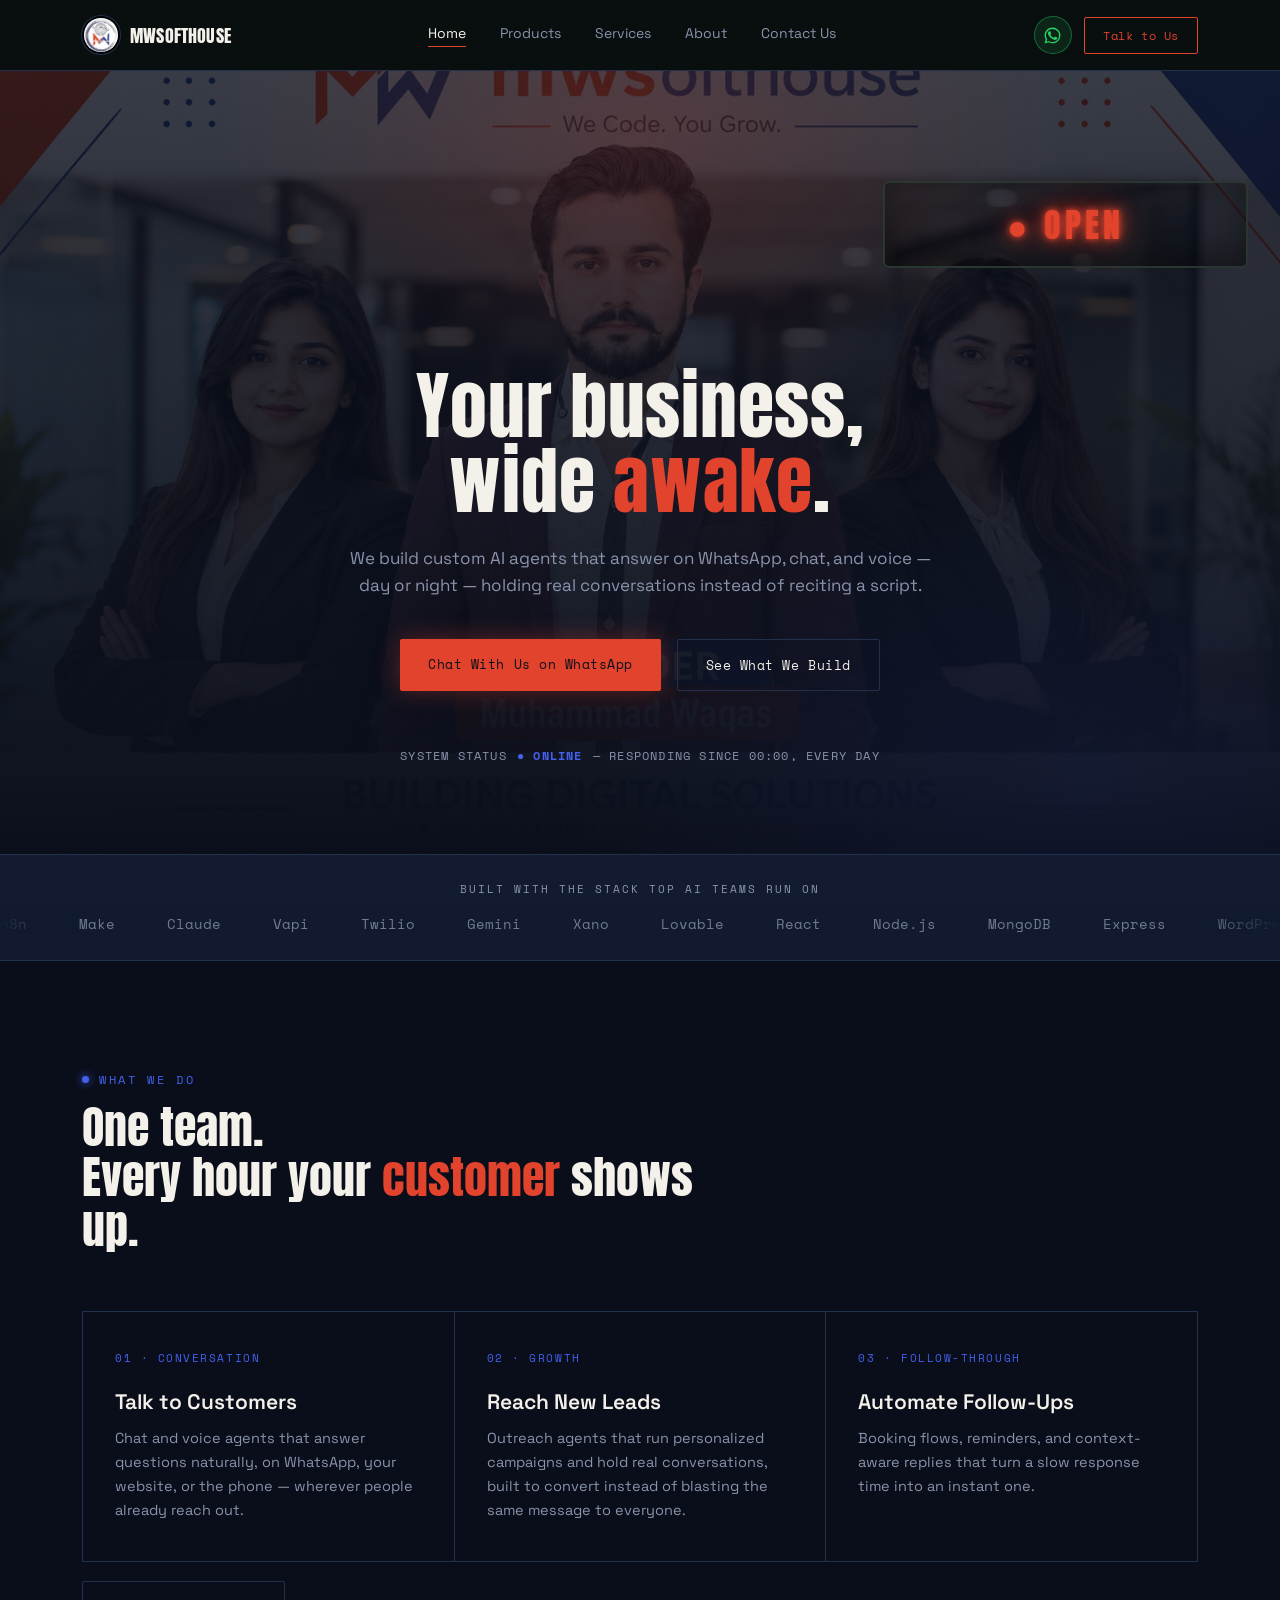
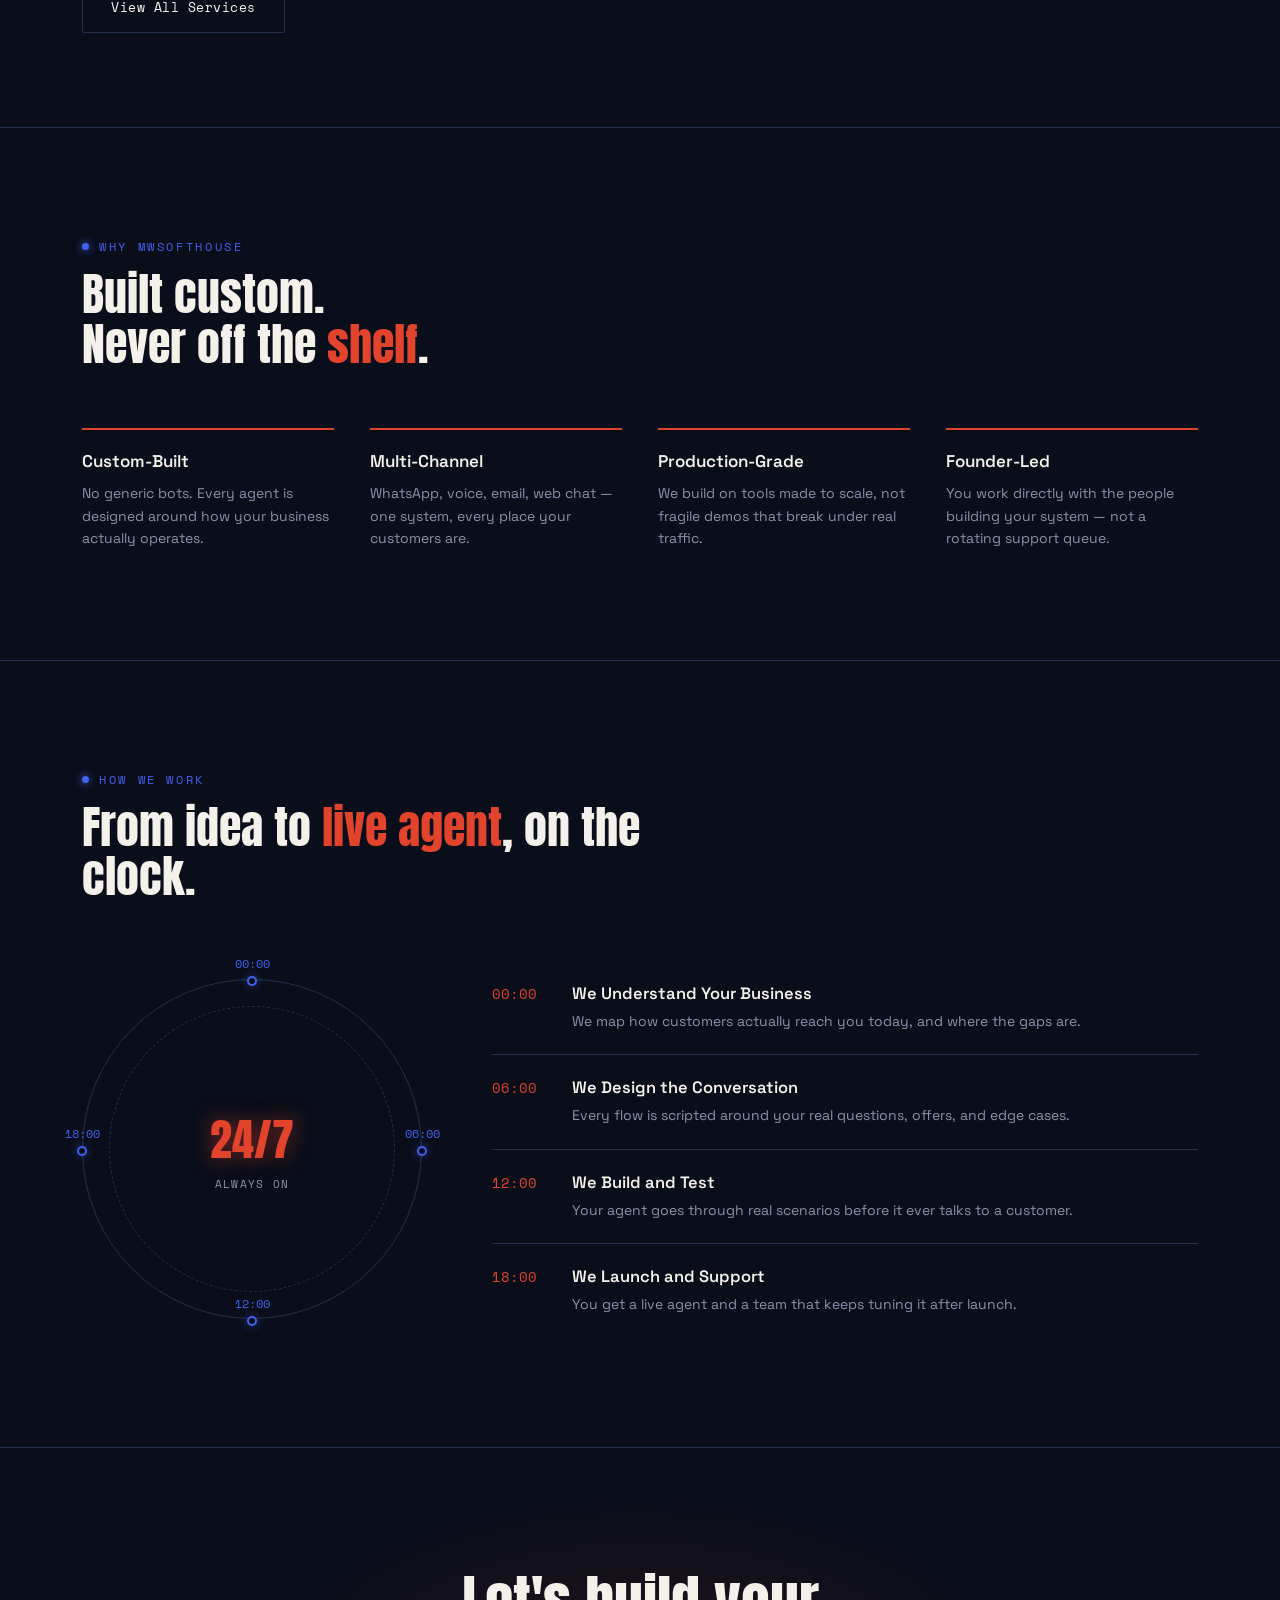
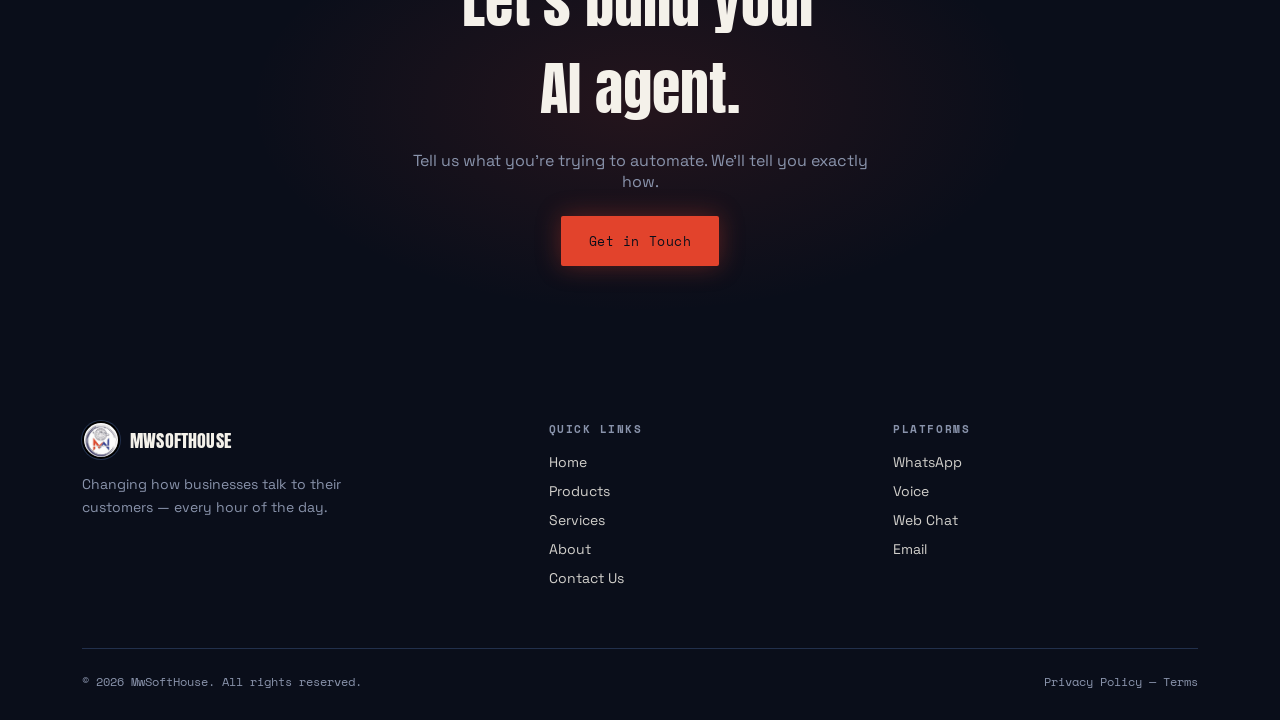
<file: index.html>
<!DOCTYPE html>
<html lang="en">
<head>
<meta charset="UTF-8">
<meta name="viewport" content="width=device-width, initial-scale=1.0">
<title>MwSoftHouse | Your Business, Wide Awake</title>
<link rel="preconnect" href="https://fonts.googleapis.com">
<link href="https://fonts.googleapis.com/css2?family=Anton&family=Space+Grotesk:wght@400;500;600;700&family=Space+Mono:wght@400;700&display=swap" rel="stylesheet">
<link rel="icon" href="logo.jpeg" type="image/jpeg">
<link rel="stylesheet" href="styles.css">
</head>
<body>
<div class="grain"></div>

<header>
  <nav>
   <div class="logo"><span class="logo-mark"><a href="index.html"><img src="logo.jpeg" alt="MwSoftHouse logo"></span> MWSOFTHOUSE</a></div>
    <div class="navlinks">
      <a href="index.html" class="active">Home</a>
      <a href="products.html">Products</a>
      <a href="services.html">Services</a>
      <a href="about.html">About</a>
      <a href="contact.html">Contact Us</a>
    </div>
    <div class="nav-actions">
      <a class="nav-whatsapp" href="https://wa.me/923099564438?text=Hey%21%20I%20want%20to%20know%20more%20about%20MwSoftHouse" target="_blank" rel="noopener" aria-label="Chat on WhatsApp">
        <svg viewBox="0 0 24 24"><path fill="#25d366" d="M17.47 14.38c-.29-.15-1.7-.84-1.96-.93-.26-.1-.46-.15-.65.15-.2.29-.75.93-.92 1.12-.17.2-.34.22-.63.08-.29-.15-1.22-.45-2.33-1.44-.86-.77-1.44-1.72-1.61-2.01-.17-.29-.02-.45.13-.6.13-.13.29-.34.44-.51.15-.17.2-.29.29-.48.1-.2.05-.37-.02-.51-.08-.15-.65-1.58-.9-2.16-.24-.57-.48-.5-.65-.5-.17-.01-.37-.01-.56-.01s-.51.08-.78.37c-.26.29-1.02 1-1.02 2.43s1.04 2.82 1.19 3.02c.15.2 2.05 3.13 4.96 4.39.69.3 1.23.48 1.65.61.69.22 1.32.19 1.82.11.55-.08 1.7-.7 1.94-1.37.24-.68.24-1.26.17-1.38-.07-.12-.26-.2-.55-.34z"/><path fill="#25d366" d="M12.01 2.02c-5.5 0-9.96 4.46-9.96 9.96 0 1.76.46 3.42 1.27 4.86L2 22l5.3-1.39a9.9 9.9 0 0 0 4.71 1.2h.01c5.5 0 9.96-4.46 9.96-9.96 0-2.66-1.03-5.16-2.92-7.05a9.9 9.9 0 0 0-7.05-2.78zm0 18.24h-.01a8.24 8.24 0 0 1-4.2-1.15l-.3-.18-3.14.82.84-3.06-.2-.31a8.24 8.24 0 0 1-1.26-4.4c0-4.56 3.71-8.27 8.28-8.27a8.22 8.22 0 0 1 5.85 2.43 8.22 8.22 0 0 1 2.42 5.85c0 4.56-3.71 8.27-8.28 8.27z"/></svg>
      </a>
      <a class="navcta" href="contact.html">Talk to Us</a>
      <button class="nav-toggle" aria-label="Toggle menu" aria-expanded="false">
        <svg class="icon-open" viewBox="0 0 24 24" fill="none" stroke="currentColor" stroke-width="2" stroke-linecap="round"><line x1="3" y1="6" x2="21" y2="6"/><line x1="3" y1="12" x2="21" y2="12"/><line x1="3" y1="18" x2="21" y2="18"/></svg>
        <svg class="icon-close" viewBox="0 0 24 24" fill="none" stroke="currentColor" stroke-width="2" stroke-linecap="round"><line x1="6" y1="6" x2="18" y2="18"/><line x1="18" y1="6" x2="6" y2="18"/></svg>
      </button>
    </div>
  </nav>
  <div class="mobile-nav">
    <a href="index.html" class="active">Home</a>
    <a href="products.html">Products</a>
    <a href="services.html">Services</a>
    <a href="about.html">About</a>
    <a href="contact.html">Contact Us</a>
  </div>
</header>

<section class="hero">
  <div class="sign">
    <div class="sign-frame"><span class="sign-text">● OPEN</span></div>
  </div>
  <h1 class="headline">Your business,<br>wide <span class="accent">awake</span>.</h1>
  <p class="sub">We build custom AI agents that answer on WhatsApp, chat, and voice — day or night — holding real conversations instead of reciting a script.</p>
  <div class="hero-ctas">
    <a class="btn-primary" href="https://wa.me/923099564438?text=Hey%21%20I%20want%20to%20know%20more%20about%20MwSoftHouse" target="_blank" rel="noopener">Chat With Us on WhatsApp</a>
    <a class="btn-ghost" href="#work">See What We Build</a>
  </div>
  <div class="readout">SYSTEM STATUS <b>● ONLINE</b> — RESPONDING SINCE 00:00, EVERY DAY</div>
</section>

<div class="marquee-section">
  <div class="marquee-label">Built with the stack top AI teams run on</div>
  <div class="marquee">
    <div class="marquee-track">
      <span>n8n</span><span>Make</span><span>Claude</span><span>Vapi</span><span>Twilio</span><span>Gemini</span><span>Xano</span><span>Lovable</span><span>React</span><span>Node.js</span><span>MongoDB</span><span>Express</span><span>WordPress</span>
      <span>n8n</span><span>Make</span><span>Claude</span><span>Vapi</span><span>Twilio</span><span>Gemini</span><span>Xano</span><span>Lovable</span><span>React</span><span>Node.js</span><span>MongoDB</span><span>Express</span><span>WordPress</span>
    </div>
  </div>
</div>

<section id="work">
  <div class="wrap">
    <div class="section-head">
      <div class="eyebrow">What We Do</div>
      <h2>One team.<br>Every hour your <span class="accent">customer</span> shows up.</h2>
    </div>
    <div class="cards" id="cards-block">
      <div class="card">
        <span class="tag">01 · CONVERSATION</span>
        <h3>Talk to Customers</h3>
        <p>Chat and voice agents that answer questions naturally, on WhatsApp, your website, or the phone — wherever people already reach out.</p>
      </div>
      <div class="card">
        <span class="tag">02 · GROWTH</span>
        <h3>Reach New Leads</h3>
        <p>Outreach agents that run personalized campaigns and hold real conversations, built to convert instead of blasting the same message to everyone.</p>
      </div>
      <div class="card">
        <span class="tag">03 · FOLLOW-THROUGH</span>
        <h3>Automate Follow-Ups</h3>
        <p>Booking flows, reminders, and context-aware replies that turn a slow response time into an instant one.</p>
      </div>
    </div>
    <div style="margin-top:34px;">
      <a class="btn-ghost" href="services.html">View All Services</a>
    </div>
  </div>
</section>

<section id="why">
  <div class="wrap">
    <div class="section-head">
      <div class="eyebrow">Why MwSoftHouse</div>
      <h2>Built custom.<br>Never off the <span class="accent">shelf</span>.</h2>
    </div>
    <div class="why-grid">
      <div class="why-item">
        <h3>Custom-Built</h3>
        <p>No generic bots. Every agent is designed around how your business actually operates.</p>
      </div>
      <div class="why-item">
        <h3>Multi-Channel</h3>
        <p>WhatsApp, voice, email, web chat — one system, every place your customers are.</p>
      </div>
      <div class="why-item">
        <h3>Production-Grade</h3>
        <p>We build on tools made to scale, not fragile demos that break under real traffic.</p>
      </div>
      <div class="why-item">
        <h3>Founder-Led</h3>
        <p>You work directly with the people building your system — not a rotating support queue.</p>
      </div>
    </div>
  </div>
</section>

<section id="process">
  <div class="wrap">
    <div class="section-head">
      <div class="eyebrow">How We Work</div>
      <h2>From idea to <span class="accent">live agent</span>, on the clock.</h2>
    </div>
    <div class="clock-wrap">
      <div class="clock-face">
        <div class="clock-ring"></div>
        <div class="clock-center">
          <div class="big">24/7</div>
          <div class="small">ALWAYS ON</div>
        </div>
        <div class="clock-point p1"><div class="time">00:00</div><div class="node"></div></div>
        <div class="clock-point p2"><div class="time">06:00</div><div class="node"></div></div>
        <div class="clock-point p3"><div class="time">12:00</div><div class="node"></div></div>
        <div class="clock-point p4"><div class="time">18:00</div><div class="node"></div></div>
      </div>
      <div class="step-list">
        <div class="step">
          <div class="stime">00:00</div>
          <div><h4>We Understand Your Business</h4><p>We map how customers actually reach you today, and where the gaps are.</p></div>
        </div>
        <div class="step">
          <div class="stime">06:00</div>
          <div><h4>We Design the Conversation</h4><p>Every flow is scripted around your real questions, offers, and edge cases.</p></div>
        </div>
        <div class="step">
          <div class="stime">12:00</div>
          <div><h4>We Build and Test</h4><p>Your agent goes through real scenarios before it ever talks to a customer.</p></div>
        </div>
        <div class="step">
          <div class="stime">18:00</div>
          <div><h4>We Launch and Support</h4><p>You get a live agent and a team that keeps tuning it after launch.</p></div>
        </div>
      </div>
    </div>
  </div>
</section>

<section class="cta-section" id="contact">
  <div class="wrap">
    <h2>Let's build your<br>AI agent.</h2>
    <p>Tell us what you're trying to automate. We'll tell you exactly how.</p>
    <a class="btn-primary" href="contact.html">Get in Touch</a>
  </div>
</section>

<footer>
  <div class="wrap">
    <div class="foot-grid">
      <div class="foot-brand">
        <div class="logo"><span class="logo-mark"><img src="logo.jpeg" alt="MwSoftHouse logo"></span> MWSOFTHOUSE</div>
        <p>Changing how businesses talk to their customers — every hour of the day.</p>
      </div>
      <div class="foot-col">
        <h5>Quick Links</h5>
        <a href="index.html">Home</a>
        <a href="products.html">Products</a>
        <a href="services.html">Services</a>
        <a href="about.html">About</a>
        <a href="contact.html">Contact Us</a>
      </div>
      <div class="foot-col">
        <h5>Platforms</h5>
        <a href="https://wa.me/923099564438?text=Hey%21%20I%20want%20to%20know%20more%20about%20MwSoftHouse" target="_blank" rel="noopener" aria-label="Chat on WhatsApp">WhatsApp</a>
          <a href="tel:+923099564438" target="_blank" rel="noopener" aria-label="Call us">Voice</a>
          <a href="https://webwithwaqas.github.io/mwsofthouse/" target="_blank" rel="noopener" aria-label="Chat on Web">Web Chat</a>
          <a href="mailto:mwsofthouse@gmail.com" aria-label="Send us an email">Email</a>
      </div>
    </div>
    <div class="foot-bottom">
      <span>© 2026 MwSoftHouse. All rights reserved.</span>
      <span>Privacy Policy — Terms</span>
    </div>
  </div>
</footer>

<script src="script.js" defer></script>
</body>
</html>
</file>
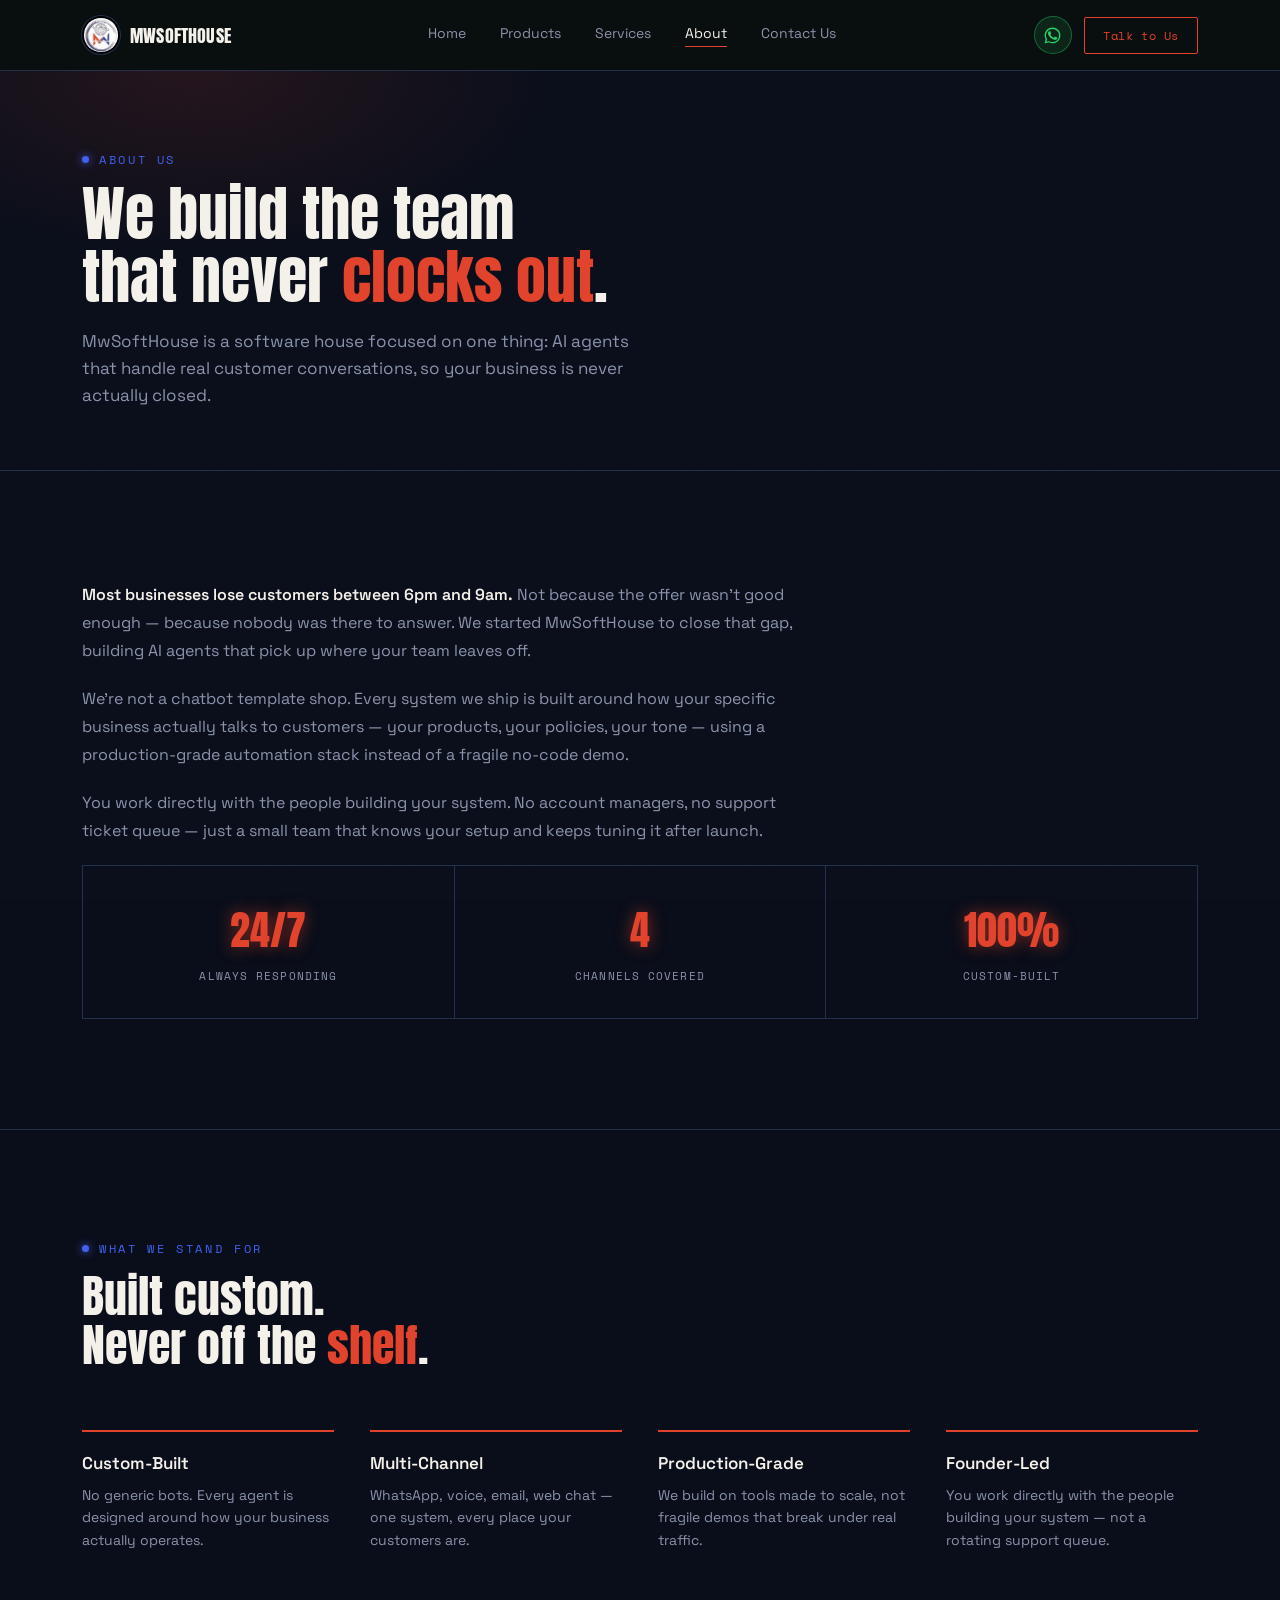
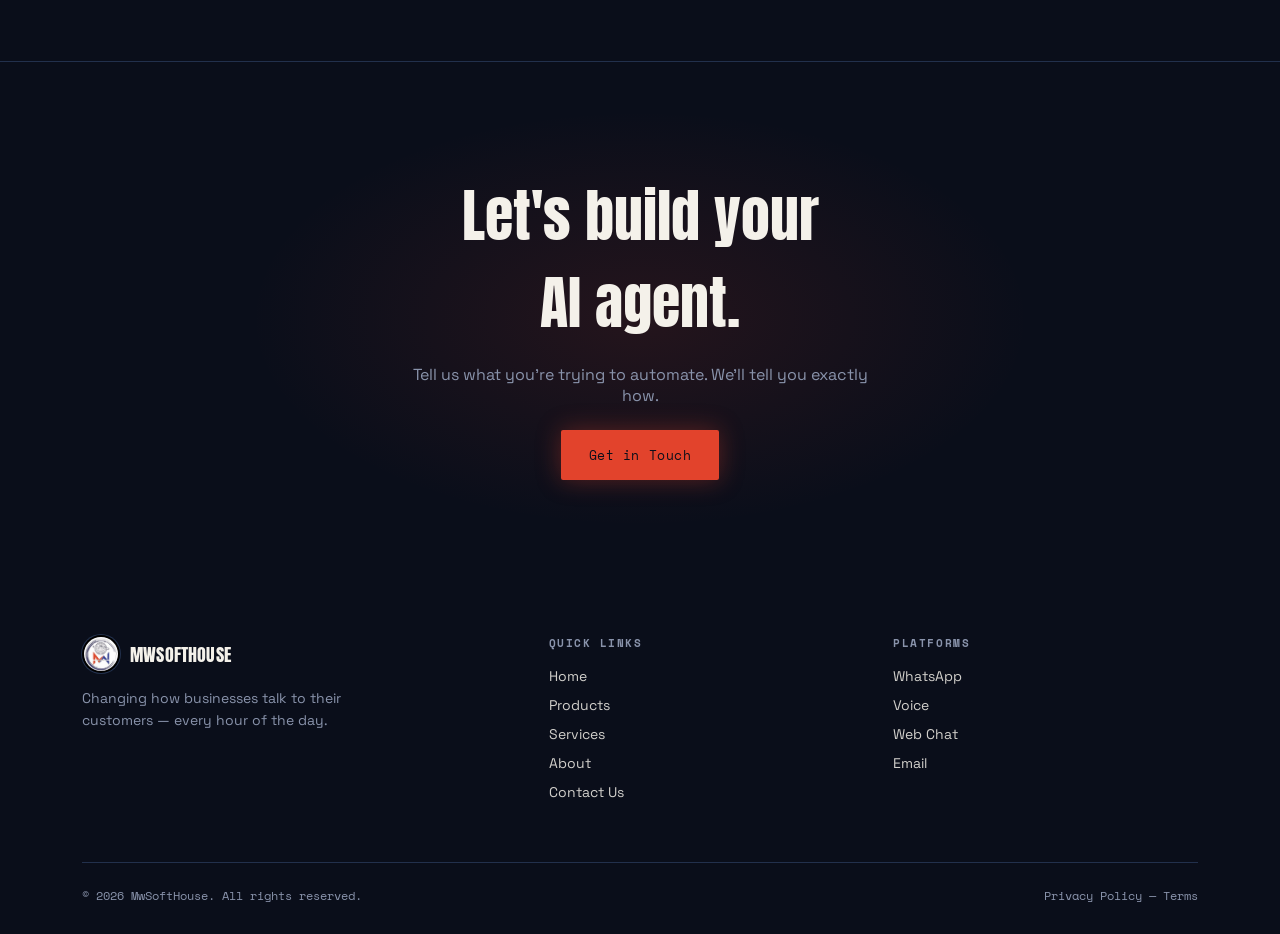
<file: about.html>
<!DOCTYPE html>
<html lang="en">
<head>
<meta charset="UTF-8">
<meta name="viewport" content="width=device-width, initial-scale=1.0">
<title>About | MwSoftHouse</title>
<link rel="preconnect" href="https://fonts.googleapis.com">
<link href="https://fonts.googleapis.com/css2?family=Anton&family=Space+Grotesk:wght@400;500;600;700&family=Space+Mono:wght@400;700&display=swap" rel="stylesheet">
<link rel="icon" href="logo.jpeg" type="image/jpeg">
<link rel="stylesheet" href="styles.css">
</head>
<body>
<div class="grain"></div>

<header>
  <nav>
    <div class="logo"><span class="logo-mark"><a href="index.html"><img src="logo.jpeg" alt="MwSoftHouse logo"></span> MWSOFTHOUSE</a></div>
    <div class="navlinks">
      <a href="index.html">Home</a>
      <a href="products.html">Products</a>
      <a href="services.html">Services</a>
      <a href="about.html" class="active">About</a>
      <a href="contact.html">Contact Us</a>
    </div>
    <div class="nav-actions">
      <a class="nav-whatsapp" href="https://wa.me/923099564438?text=Hey%21%20I%20want%20to%20know%20more%20about%20MwSoftHouse" target="_blank" rel="noopener" aria-label="Chat on WhatsApp">
        <svg viewBox="0 0 24 24"><path fill="#25d366" d="M17.47 14.38c-.29-.15-1.7-.84-1.96-.93-.26-.1-.46-.15-.65.15-.2.29-.75.93-.92 1.12-.17.2-.34.22-.63.08-.29-.15-1.22-.45-2.33-1.44-.86-.77-1.44-1.72-1.61-2.01-.17-.29-.02-.45.13-.6.13-.13.29-.34.44-.51.15-.17.2-.29.29-.48.1-.2.05-.37-.02-.51-.08-.15-.65-1.58-.9-2.16-.24-.57-.48-.5-.65-.5-.17-.01-.37-.01-.56-.01s-.51.08-.78.37c-.26.29-1.02 1-1.02 2.43s1.04 2.82 1.19 3.02c.15.2 2.05 3.13 4.96 4.39.69.3 1.23.48 1.65.61.69.22 1.32.19 1.82.11.55-.08 1.7-.7 1.94-1.37.24-.68.24-1.26.17-1.38-.07-.12-.26-.2-.55-.34z"/><path fill="#25d366" d="M12.01 2.02c-5.5 0-9.96 4.46-9.96 9.96 0 1.76.46 3.42 1.27 4.86L2 22l5.3-1.39a9.9 9.9 0 0 0 4.71 1.2h.01c5.5 0 9.96-4.46 9.96-9.96 0-2.66-1.03-5.16-2.92-7.05a9.9 9.9 0 0 0-7.05-2.78zm0 18.24h-.01a8.24 8.24 0 0 1-4.2-1.15l-.3-.18-3.14.82.84-3.06-.2-.31a8.24 8.24 0 0 1-1.26-4.4c0-4.56 3.71-8.27 8.28-8.27a8.22 8.22 0 0 1 5.85 2.43 8.22 8.22 0 0 1 2.42 5.85c0 4.56-3.71 8.27-8.28 8.27z"/></svg>
      </a>
      <a class="navcta" href="contact.html">Talk to Us</a>
      <button class="nav-toggle" aria-label="Toggle menu" aria-expanded="false">
        <svg class="icon-open" viewBox="0 0 24 24" fill="none" stroke="currentColor" stroke-width="2" stroke-linecap="round"><line x1="3" y1="6" x2="21" y2="6"/><line x1="3" y1="12" x2="21" y2="12"/><line x1="3" y1="18" x2="21" y2="18"/></svg>
        <svg class="icon-close" viewBox="0 0 24 24" fill="none" stroke="currentColor" stroke-width="2" stroke-linecap="round"><line x1="6" y1="6" x2="18" y2="18"/><line x1="18" y1="6" x2="6" y2="18"/></svg>
      </button>
    </div>
  </nav>
  <div class="mobile-nav">
    <a href="index.html">Home</a>
    <a href="products.html">Products</a>
    <a href="services.html">Services</a>
    <a href="about.html" class="active">About</a>
    <a href="contact.html">Contact Us</a>
  </div>
</header>

<section class="page-hero">
  <div class="wrap">
    <div class="eyebrow">About Us</div>
    <h1>We build the team<br>that never <span class="accent">clocks out</span>.</h1>
    <p class="lead">MwSoftHouse is a software house focused on one thing: AI agents that handle real customer conversations, so your business is never actually closed.</p>
  </div>
</section>

<section>
  <div class="wrap">
    <div class="about-copy">
      <p><b>Most businesses lose customers between 6pm and 9am.</b> Not because the offer wasn't good enough — because nobody was there to answer. We started MwSoftHouse to close that gap, building AI agents that pick up where your team leaves off.</p>
      <p>We're not a chatbot template shop. Every system we ship is built around how your specific business actually talks to customers — your products, your policies, your tone — using a production-grade automation stack instead of a fragile no-code demo.</p>
      <p>You work directly with the people building your system. No account managers, no support ticket queue — just a small team that knows your setup and keeps tuning it after launch.</p>
    </div>

    <div class="stat-grid">
      <div class="stat"><div class="num">24/7</div><div class="label">Always Responding</div></div>
      <div class="stat"><div class="num">4</div><div class="label">Channels Covered</div></div>
      <div class="stat"><div class="num">100%</div><div class="label">Custom-Built</div></div>
    </div>
  </div>
</section>

<section id="why">
  <div class="wrap">
    <div class="section-head">
      <div class="eyebrow">What We Stand For</div>
      <h2>Built custom.<br>Never off the <span class="accent">shelf</span>.</h2>
    </div>
    <div class="why-grid">
      <div class="why-item">
        <h3>Custom-Built</h3>
        <p>No generic bots. Every agent is designed around how your business actually operates.</p>
      </div>
      <div class="why-item">
        <h3>Multi-Channel</h3>
        <p>WhatsApp, voice, email, web chat — one system, every place your customers are.</p>
      </div>
      <div class="why-item">
        <h3>Production-Grade</h3>
        <p>We build on tools made to scale, not fragile demos that break under real traffic.</p>
      </div>
      <div class="why-item">
        <h3>Founder-Led</h3>
        <p>You work directly with the people building your system — not a rotating support queue.</p>
      </div>
    </div>
  </div>
</section>

<section class="cta-section" id="contact" style="border-bottom:none;">
  <div class="wrap">
    <h2>Let's build your<br>AI agent.</h2>
    <p>Tell us what you're trying to automate. We'll tell you exactly how.</p>
    <a class="btn-primary" href="contact.html">Get in Touch</a>
  </div>
</section>

<footer>
  <div class="wrap">
    <div class="foot-grid">
      <div class="foot-brand">
        <div class="logo"><span class="logo-mark"><img src="logo.jpeg" alt="MwSoftHouse logo"></span> MWSOFTHOUSE</div>
        <p>Changing how businesses talk to their customers — every hour of the day.</p>
      </div>
      <div class="foot-col">
        <h5>Quick Links</h5>
        <a href="index.html">Home</a>
        <a href="products.html">Products</a>
        <a href="services.html">Services</a>
        <a href="about.html">About</a>
        <a href="contact.html">Contact Us</a>
      </div>
      <div class="foot-col">
        <h5>Platforms</h5>
        <a href="https://wa.me/923099564438?text=Hey%21%20I%20want%20to%20know%20more%20about%20MwSoftHouse" target="_blank" rel="noopener" aria-label="Chat on WhatsApp">WhatsApp</a>
          <a href="tel:+923099564438" target="_blank" rel="noopener" aria-label="Call us">Voice</a>
          <a href="https://webwithwaqas.github.io/mwsofthouse/" target="_blank" rel="noopener" aria-label="Chat on Web">Web Chat</a>
          <a href="mailto:mwsofthouse@gmail.com" aria-label="Send us an email">Email</a>
      </div>
    </div>
    <div class="foot-bottom">
      <span>© 2026 MwSoftHouse. All rights reserved.</span>
      <span>Privacy Policy — Terms</span>
    </div>
  </div>
</footer>

<script src="script.js" defer></script>
</body>
</html>
</file>
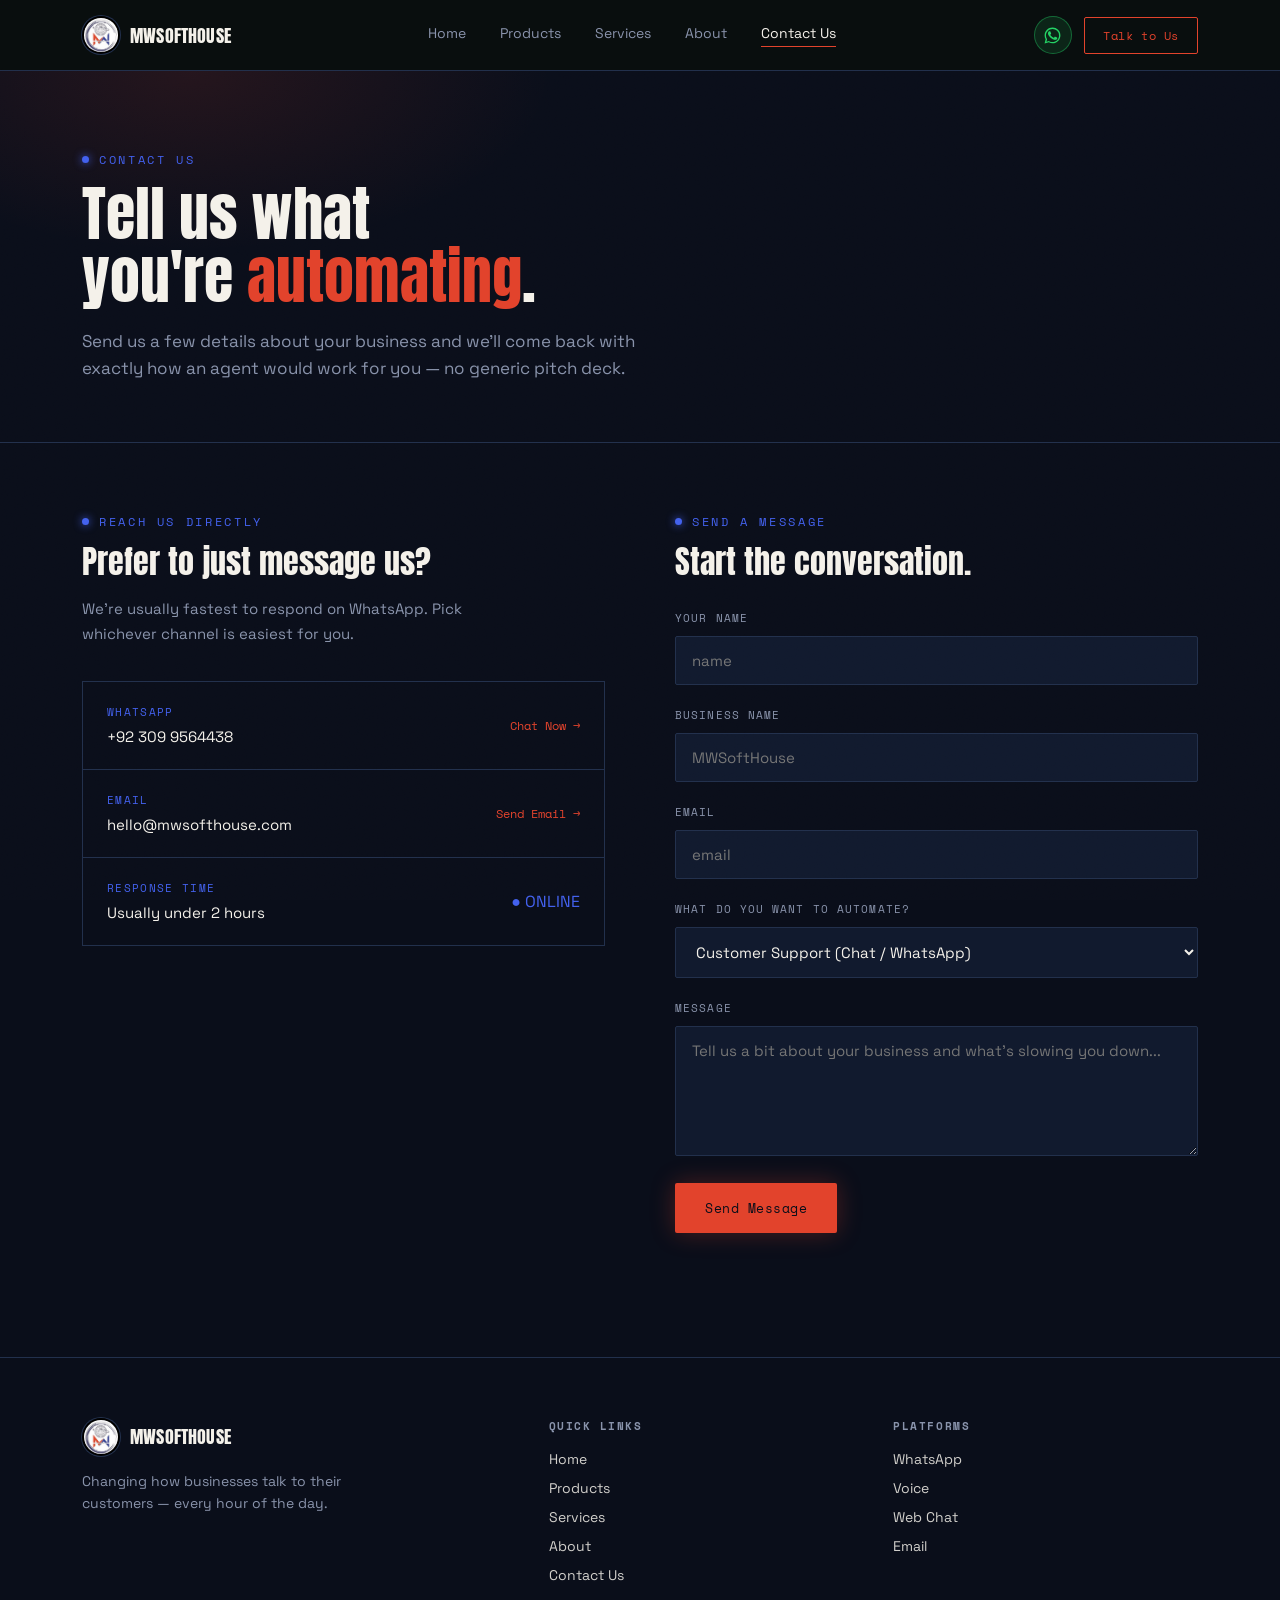
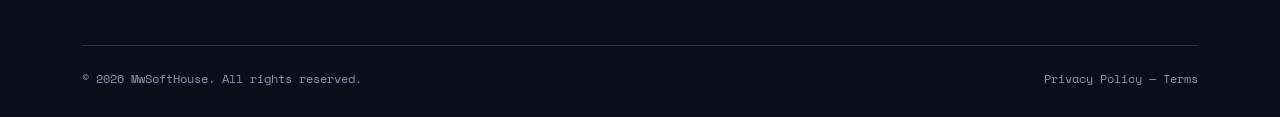
<file: contact.html>
<!DOCTYPE html>
<html lang="en">

<head>
  <meta charset="UTF-8">
  <meta name="viewport" content="width=device-width, initial-scale=1.0">
  <title>Contact Us | MwSoftHouse</title>
  <link rel="preconnect" href="https://fonts.googleapis.com">
  <link
    href="https://fonts.googleapis.com/css2?family=Anton&family=Space+Grotesk:wght@400;500;600;700&family=Space+Mono:wght@400;700&display=swap"
    rel="stylesheet">
  <link rel="icon" href="logo.jpeg" type="image/jpeg">
  <link rel="stylesheet" href="styles.css">
</head>

<body>
  <div class="grain"></div>

  <header>
    <nav>
      <div class="logo"><span class="logo-mark"><a href="index.html"><img src="logo.jpeg" alt="MwSoftHouse logo"></span> MWSOFTHOUSE</a></div>
      <div class="navlinks">
        <a href="index.html">Home</a>
        <a href="products.html">Products</a>
        <a href="services.html">Services</a>
        <a href="about.html">About</a>
        <a href="contact.html" class="active">Contact Us</a>
      </div>
      <div class="nav-actions">
        <a class="nav-whatsapp"
          href="https://wa.me/923099564438?text=Hey%21%20I%20want%20to%20know%20more%20about%20MwSoftHouse"
          target="_blank" rel="noopener" aria-label="Chat on WhatsApp">
          <svg viewBox="0 0 24 24">
            <path fill="#25d366"
              d="M17.47 14.38c-.29-.15-1.7-.84-1.96-.93-.26-.1-.46-.15-.65.15-.2.29-.75.93-.92 1.12-.17.2-.34.22-.63.08-.29-.15-1.22-.45-2.33-1.44-.86-.77-1.44-1.72-1.61-2.01-.17-.29-.02-.45.13-.6.13-.13.29-.34.44-.51.15-.17.2-.29.29-.48.1-.2.05-.37-.02-.51-.08-.15-.65-1.58-.9-2.16-.24-.57-.48-.5-.65-.5-.17-.01-.37-.01-.56-.01s-.51.08-.78.37c-.26.29-1.02 1-1.02 2.43s1.04 2.82 1.19 3.02c.15.2 2.05 3.13 4.96 4.39.69.3 1.23.48 1.65.61.69.22 1.32.19 1.82.11.55-.08 1.7-.7 1.94-1.37.24-.68.24-1.26.17-1.38-.07-.12-.26-.2-.55-.34z" />
            <path fill="#25d366"
              d="M12.01 2.02c-5.5 0-9.96 4.46-9.96 9.96 0 1.76.46 3.42 1.27 4.86L2 22l5.3-1.39a9.9 9.9 0 0 0 4.71 1.2h.01c5.5 0 9.96-4.46 9.96-9.96 0-2.66-1.03-5.16-2.92-7.05a9.9 9.9 0 0 0-7.05-2.78zm0 18.24h-.01a8.24 8.24 0 0 1-4.2-1.15l-.3-.18-3.14.82.84-3.06-.2-.31a8.24 8.24 0 0 1-1.26-4.4c0-4.56 3.71-8.27 8.28-8.27a8.22 8.22 0 0 1 5.85 2.43 8.22 8.22 0 0 1 2.42 5.85c0 4.56-3.71 8.27-8.28 8.27z" />
          </svg>
        </a>
        <a class="navcta" href="#form">Talk to Us</a>
        <button class="nav-toggle" aria-label="Toggle menu" aria-expanded="false">
          <svg class="icon-open" viewBox="0 0 24 24" fill="none" stroke="currentColor" stroke-width="2"
            stroke-linecap="round">
            <line x1="3" y1="6" x2="21" y2="6" />
            <line x1="3" y1="12" x2="21" y2="12" />
            <line x1="3" y1="18" x2="21" y2="18" />
          </svg>
          <svg class="icon-close" viewBox="0 0 24 24" fill="none" stroke="currentColor" stroke-width="2"
            stroke-linecap="round">
            <line x1="6" y1="6" x2="18" y2="18" />
            <line x1="18" y1="6" x2="6" y2="18" />
          </svg>
        </button>
      </div>
    </nav>
    <div class="mobile-nav">
      <a href="index.html">Home</a>
      <a href="products.html">Products</a>
      <a href="services.html">Services</a>
      <a href="about.html">About</a>
      <a href="contact.html" class="active">Contact Us</a>
    </div>
  </header>

  <section class="page-hero">
    <div class="wrap">
      <div class="eyebrow">Contact Us</div>
      <h1>Tell us what<br>you're <span class="accent">automating</span>.</h1>
      <p class="lead">Send us a few details about your business and we'll come back with exactly how an agent would work
        for you — no generic pitch deck.</p>
    </div>
  </section>

  <section style="padding-top:70px;">
    <div class="wrap">
      <div class="contact-grid">
        <div>
          <div class="eyebrow">Reach Us Directly</div>
          <h2
            style="font-family:'Anton',sans-serif; font-weight:400; font-size:32px; margin-top:14px; line-height:1.1;">
            Prefer to just message us?</h2>
          <p style="color:var(--muted); margin-top:16px; font-size:15px; line-height:1.7; max-width:420px;">We're
            usually fastest to respond on WhatsApp. Pick whichever channel is easiest for you.</p>

          <div class="contact-channels">
            <div class="channel-item">
              <div><span class="ch-label">WHATSAPP</span><span class="ch-value">+92 309 9564438</span></div>
              <a class="ch-go"
                href="https://wa.me/923099564438?text=Hey%21%20I%20want%20to%20know%20more%20about%20MwSoftHouse"
                target="_blank" rel="noopener">Chat Now →</a>
            </div>
            <div class="channel-item">
              <div><span class="ch-label">EMAIL</span><span class="ch-value">hello@mwsofthouse.com</span></div>
              <a class="ch-go" href="mailto:hello@mwsofthouse.com">Send Email →</a>
            </div>
            <div class="channel-item">
              <div><span class="ch-label">RESPONSE TIME</span><span class="ch-value">Usually under 2 hours</span></div>
              <span class="ch-go" style="color:var(--teal);">● ONLINE</span>
            </div>
          </div>
        </div>

        <div id="form">
          <div class="eyebrow">Send a Message</div>
          <h2
            style="font-family:'Anton',sans-serif; font-weight:400; font-size:32px; margin-top:14px; margin-bottom:30px; line-height:1.1;">
            Start the conversation.</h2>

          <form
            onsubmit="event.preventDefault(); this.querySelector('.form-submit').textContent='Sent ✓'; this.querySelector('.form-submit').style.opacity='0.7';">
            <div class="form-field">
              <label for="name">Your Name</label>
              <input type="text" id="name" name="name" placeholder="name" required>
            </div>
            <div class="form-field">
              <label for="business">Business Name</label>
              <input type="text" id="business" name="business" placeholder="MWSoftHouse" required>
            </div>
            <div class="form-field">
              <label for="email">Email</label>
              <input type="email" id="email" name="email" placeholder="email" required>
            </div>
            <div class="form-field">
              <label for="channel">What Do You Want to Automate?</label>
              <select id="channel" name="channel">
                <option>Customer Support (Chat / WhatsApp)</option>
                <option>Voice / Phone Agent</option>
                <option>Outbound Lead Generation</option>
                <option>Booking & Follow-Ups</option>
                <option>Not Sure Yet</option>
              </select>
            </div>
            <div class="form-field">
              <label for="message">Message</label>
              <textarea id="message" name="message"
                placeholder="Tell us a bit about your business and what's slowing you down..."></textarea>
            </div>
            <button type="submit" class="form-submit">Send Message</button>
            <p class="form-note"></p>
          </form>
        </div>
      </div>
    </div>
  </section>

  <footer>
    <div class="wrap">
      <div class="foot-grid">
        <div class="foot-brand">
          <div class="logo"><span class="logo-mark"><img src="logo.jpeg" alt="MwSoftHouse logo"></span> MWSOFTHOUSE
          </div>
          <p>Changing how businesses talk to their customers — every hour of the day.</p>
        </div>
        <div class="foot-col">
          <h5>Quick Links</h5>
          <a href="index.html">Home</a>
          <a href="products.html">Products</a>
          <a href="services.html">Services</a>
          <a href="about.html">About</a>
          <a href="contact.html">Contact Us</a>
        </div>
        <div class="foot-col">
          <h5>Platforms</h5>
          <a href="https://wa.me/923099564438?text=Hey%21%20I%20want%20to%20know%20more%20about%20MwSoftHouse" target="_blank" rel="noopener" aria-label="Chat on WhatsApp">WhatsApp</a>
          <a href="tel:+923099564438" target="_blank" rel="noopener" aria-label="Call us">Voice</a>
          <a href="https://webwithwaqas.github.io/mwsofthouse/" target="_blank" rel="noopener" aria-label="Chat on Web">Web Chat</a>
          <a href="mailto:mwsofthouse@gmail.com" aria-label="Send us an email">Email</a>
        </div>
      </div>
      <div class="foot-bottom">
        <span>© 2026 MwSoftHouse. All rights reserved.</span>
        <span>Privacy Policy — Terms</span>
      </div>
    </div>
  </footer>

  <script src="script.js" defer></script>
</body>

</html>
</file>
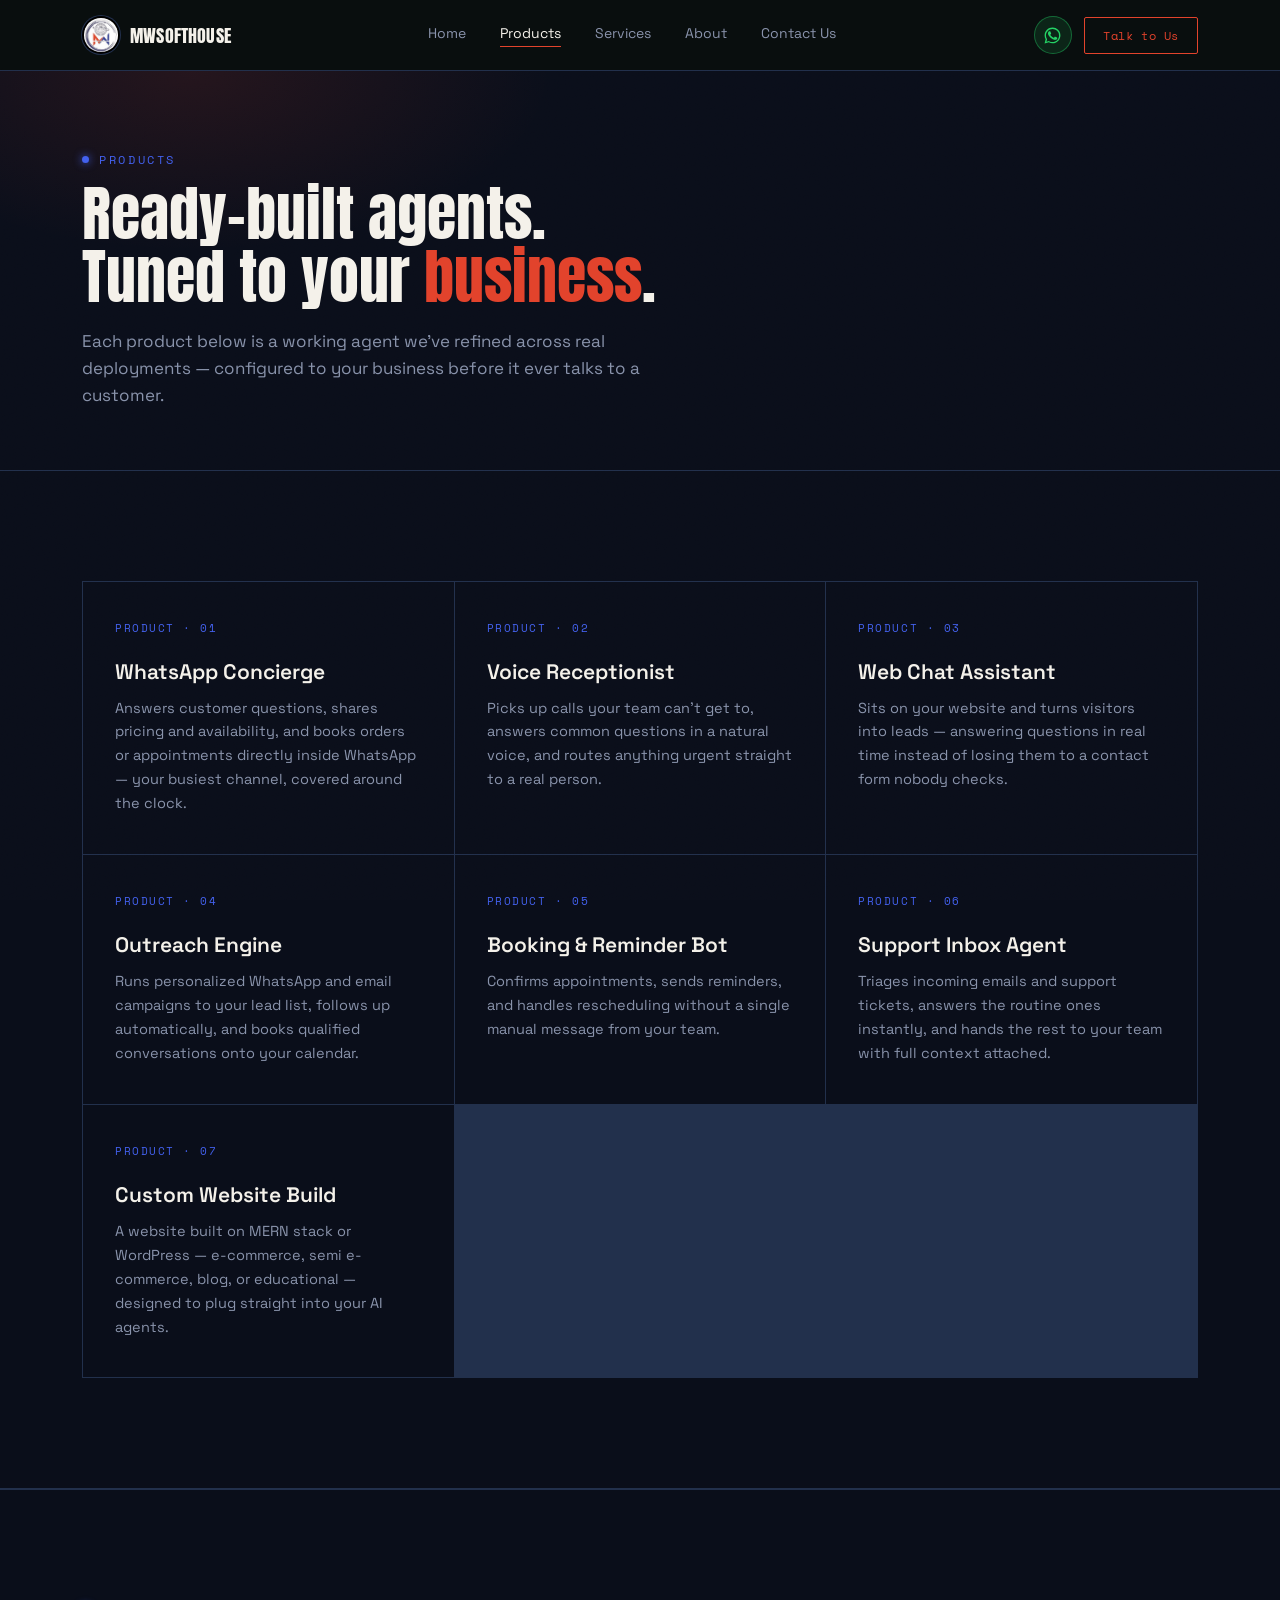
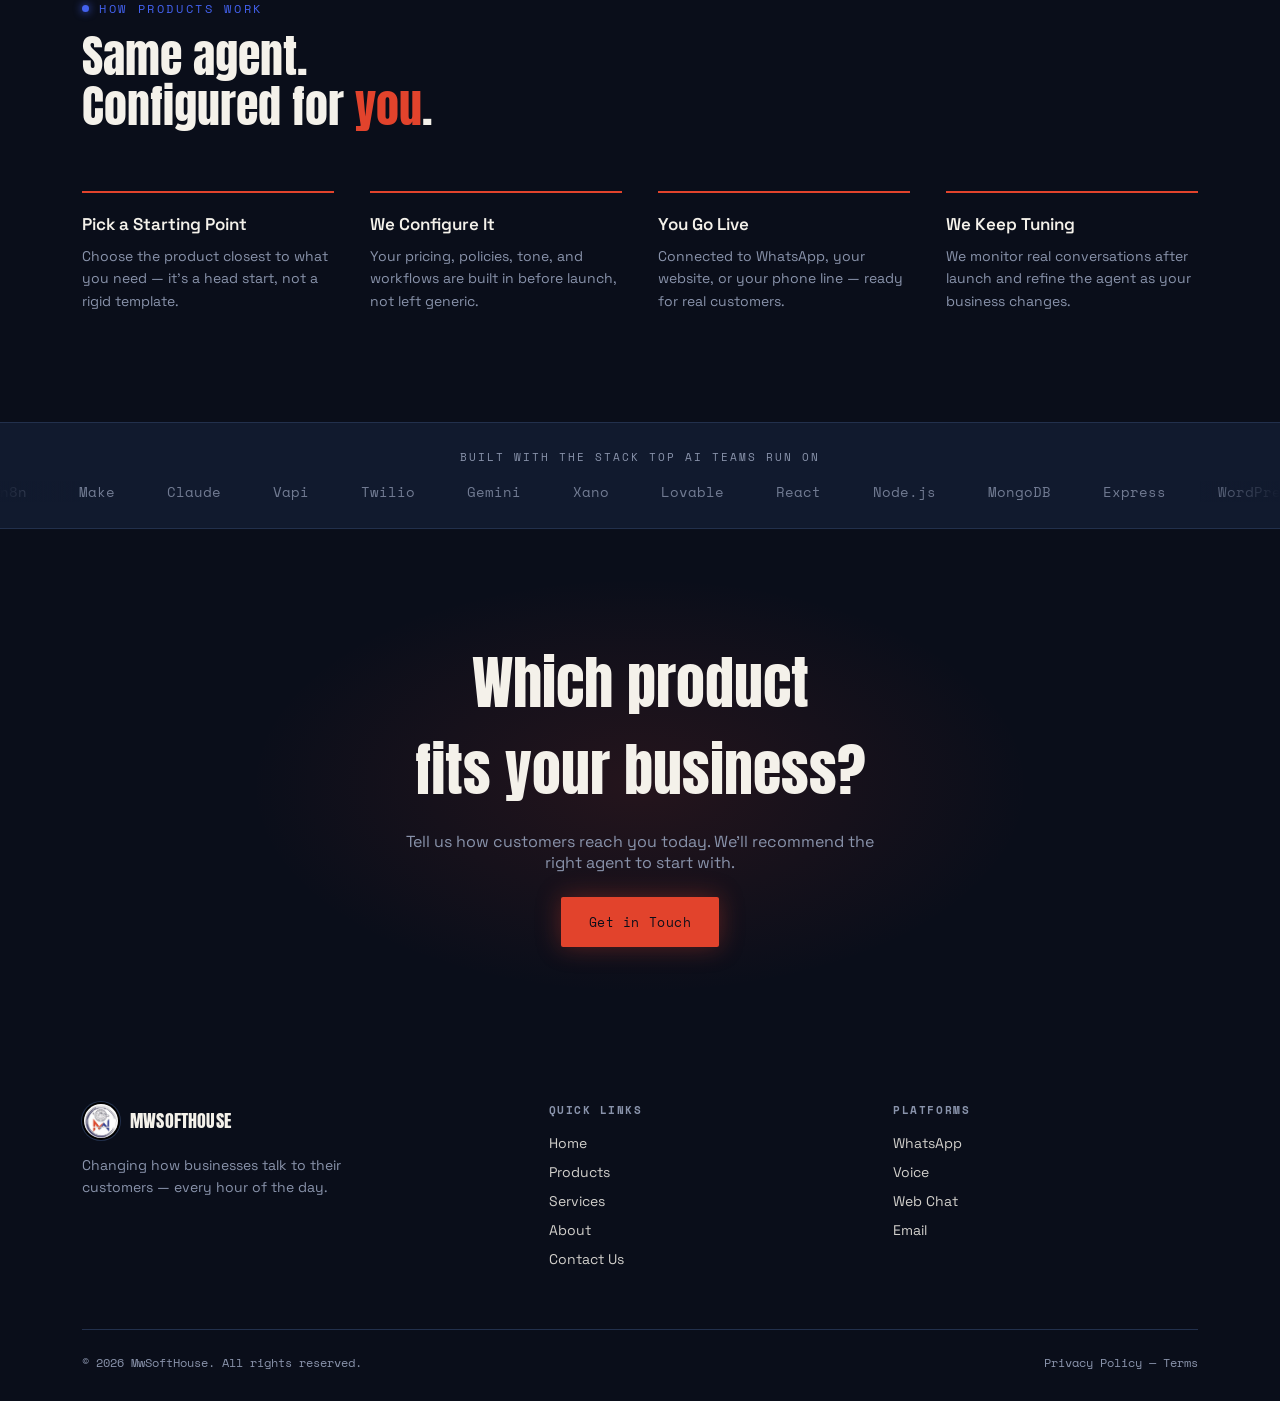
<file: products.html>
<!DOCTYPE html>
<html lang="en">
<head>
<meta charset="UTF-8">
<meta name="viewport" content="width=device-width, initial-scale=1.0">
<title>Products | MwSoftHouse</title>
<link rel="preconnect" href="https://fonts.googleapis.com">
<link href="https://fonts.googleapis.com/css2?family=Anton&family=Space+Grotesk:wght@400;500;600;700&family=Space+Mono:wght@400;700&display=swap" rel="stylesheet">
<link rel="icon" href="logo.jpeg" type="image/jpeg">
<link rel="stylesheet" href="styles.css">
</head>
<body>
<div class="grain"></div>

<header>
  <nav>
    <div class="logo"><span class="logo-mark"><a href="index.html"><img src="logo.jpeg" alt="MwSoftHouse logo"></span> MWSOFTHOUSE</a></div>
    <div class="navlinks">
      <a href="index.html">Home</a>
      <a href="products.html" class="active">Products</a>
      <a href="services.html">Services</a>
      <a href="about.html">About</a>
      <a href="contact.html">Contact Us</a>
    </div>
    <div class="nav-actions">
      <a class="nav-whatsapp" href="https://wa.me/923099564438?text=Hey%21%20I%20want%20to%20know%20more%20about%20MwSoftHouse" target="_blank" rel="noopener" aria-label="Chat on WhatsApp">
        <svg viewBox="0 0 24 24"><path fill="#25d366" d="M17.47 14.38c-.29-.15-1.7-.84-1.96-.93-.26-.1-.46-.15-.65.15-.2.29-.75.93-.92 1.12-.17.2-.34.22-.63.08-.29-.15-1.22-.45-2.33-1.44-.86-.77-1.44-1.72-1.61-2.01-.17-.29-.02-.45.13-.6.13-.13.29-.34.44-.51.15-.17.2-.29.29-.48.1-.2.05-.37-.02-.51-.08-.15-.65-1.58-.9-2.16-.24-.57-.48-.5-.65-.5-.17-.01-.37-.01-.56-.01s-.51.08-.78.37c-.26.29-1.02 1-1.02 2.43s1.04 2.82 1.19 3.02c.15.2 2.05 3.13 4.96 4.39.69.3 1.23.48 1.65.61.69.22 1.32.19 1.82.11.55-.08 1.7-.7 1.94-1.37.24-.68.24-1.26.17-1.38-.07-.12-.26-.2-.55-.34z"/><path fill="#25d366" d="M12.01 2.02c-5.5 0-9.96 4.46-9.96 9.96 0 1.76.46 3.42 1.27 4.86L2 22l5.3-1.39a9.9 9.9 0 0 0 4.71 1.2h.01c5.5 0 9.96-4.46 9.96-9.96 0-2.66-1.03-5.16-2.92-7.05a9.9 9.9 0 0 0-7.05-2.78zm0 18.24h-.01a8.24 8.24 0 0 1-4.2-1.15l-.3-.18-3.14.82.84-3.06-.2-.31a8.24 8.24 0 0 1-1.26-4.4c0-4.56 3.71-8.27 8.28-8.27a8.22 8.22 0 0 1 5.85 2.43 8.22 8.22 0 0 1 2.42 5.85c0 4.56-3.71 8.27-8.28 8.27z"/></svg>
      </a>
      <a class="navcta" href="contact.html">Talk to Us</a>
      <button class="nav-toggle" aria-label="Toggle menu" aria-expanded="false">
        <svg class="icon-open" viewBox="0 0 24 24" fill="none" stroke="currentColor" stroke-width="2" stroke-linecap="round"><line x1="3" y1="6" x2="21" y2="6"/><line x1="3" y1="12" x2="21" y2="12"/><line x1="3" y1="18" x2="21" y2="18"/></svg>
        <svg class="icon-close" viewBox="0 0 24 24" fill="none" stroke="currentColor" stroke-width="2" stroke-linecap="round"><line x1="6" y1="6" x2="18" y2="18"/><line x1="18" y1="6" x2="6" y2="18"/></svg>
      </button>
    </div>
  </nav>
  <div class="mobile-nav">
    <a href="index.html">Home</a>
    <a href="products.html" class="active">Products</a>
    <a href="services.html">Services</a>
    <a href="about.html">About</a>
    <a href="contact.html">Contact Us</a>
  </div>
</header>

<section class="page-hero">
  <div class="wrap">
    <div class="eyebrow">Products</div>
    <h1>Ready-built agents.<br>Tuned to your <span class="accent">business</span>.</h1>
    <p class="lead">Each product below is a working agent we've refined across real deployments — configured to your business before it ever talks to a customer.</p>
  </div>
</section>

<section>
  <div class="wrap">
    <div class="cards">
      <div class="card">
        <span class="tag">PRODUCT · 01</span>
        <h3>WhatsApp Concierge</h3>
        <p>Answers customer questions, shares pricing and availability, and books orders or appointments directly inside WhatsApp — your busiest channel, covered around the clock.</p>
      </div>
      <div class="card">
        <span class="tag">PRODUCT · 02</span>
        <h3>Voice Receptionist</h3>
        <p>Picks up calls your team can't get to, answers common questions in a natural voice, and routes anything urgent straight to a real person.</p>
      </div>
      <div class="card">
        <span class="tag">PRODUCT · 03</span>
        <h3>Web Chat Assistant</h3>
        <p>Sits on your website and turns visitors into leads — answering questions in real time instead of losing them to a contact form nobody checks.</p>
      </div>
      <div class="card">
        <span class="tag">PRODUCT · 04</span>
        <h3>Outreach Engine</h3>
        <p>Runs personalized WhatsApp and email campaigns to your lead list, follows up automatically, and books qualified conversations onto your calendar.</p>
      </div>
      <div class="card">
        <span class="tag">PRODUCT · 05</span>
        <h3>Booking &amp; Reminder Bot</h3>
        <p>Confirms appointments, sends reminders, and handles rescheduling without a single manual message from your team.</p>
      </div>
      <div class="card">
        <span class="tag">PRODUCT · 06</span>
        <h3>Support Inbox Agent</h3>
        <p>Triages incoming emails and support tickets, answers the routine ones instantly, and hands the rest to your team with full context attached.</p>
      </div>
      <div class="card">
        <span class="tag">PRODUCT · 07</span>
        <h3>Custom Website Build</h3>
        <p>A website built on MERN stack or WordPress — e-commerce, semi e-commerce, blog, or educational — designed to plug straight into your AI agents.</p>
      </div>
    </div>
  </div>
</section>

<section id="why" style="border-top:1px solid var(--panel-line);">
  <div class="wrap">
    <div class="section-head">
      <div class="eyebrow">How Products Work</div>
      <h2>Same agent.<br>Configured for <span class="accent">you</span>.</h2>
    </div>
    <div class="why-grid">
      <div class="why-item">
        <h3>Pick a Starting Point</h3>
        <p>Choose the product closest to what you need — it's a head start, not a rigid template.</p>
      </div>
      <div class="why-item">
        <h3>We Configure It</h3>
        <p>Your pricing, policies, tone, and workflows are built in before launch, not left generic.</p>
      </div>
      <div class="why-item">
        <h3>You Go Live</h3>
        <p>Connected to WhatsApp, your website, or your phone line — ready for real customers.</p>
      </div>
      <div class="why-item">
        <h3>We Keep Tuning</h3>
        <p>We monitor real conversations after launch and refine the agent as your business changes.</p>
      </div>
    </div>
  </div>
</section>

<div class="marquee-section">
  <div class="marquee-label">Built with the stack top AI teams run on</div>
  <div class="marquee">
    <div class="marquee-track">
      <span>n8n</span><span>Make</span><span>Claude</span><span>Vapi</span><span>Twilio</span><span>Gemini</span><span>Xano</span><span>Lovable</span><span>React</span><span>Node.js</span><span>MongoDB</span><span>Express</span><span>WordPress</span>
      <span>n8n</span><span>Make</span><span>Claude</span><span>Vapi</span><span>Twilio</span><span>Gemini</span><span>Xano</span><span>Lovable</span><span>React</span><span>Node.js</span><span>MongoDB</span><span>Express</span><span>WordPress</span>
    </div>
  </div>
</div>

<section class="cta-section" id="contact" style="border-bottom:none;">
  <div class="wrap">
    <h2>Which product<br>fits your business?</h2>
    <p>Tell us how customers reach you today. We'll recommend the right agent to start with.</p>
    <a class="btn-primary" href="contact.html">Get in Touch</a>
  </div>
</section>

<footer>
  <div class="wrap">
    <div class="foot-grid">
      <div class="foot-brand">
        <div class="logo"><span class="logo-mark"><img src="logo.jpeg" alt="MwSoftHouse logo"></span> MWSOFTHOUSE</div>
        <p>Changing how businesses talk to their customers — every hour of the day.</p>
      </div>
      <div class="foot-col">
        <h5>Quick Links</h5>
        <a href="index.html">Home</a>
        <a href="products.html">Products</a>
        <a href="services.html">Services</a>
        <a href="about.html">About</a>
        <a href="contact.html">Contact Us</a>
      </div>
      <div class="foot-col">
        <h5>Platforms</h5>
        <a href="https://wa.me/923099564438?text=Hey%21%20I%20want%20to%20know%20more%20about%20MwSoftHouse" target="_blank" rel="noopener" aria-label="Chat on WhatsApp">WhatsApp</a>
          <a href="tel:+923099564438" target="_blank" rel="noopener" aria-label="Call us">Voice</a>
          <a href="https://webwithwaqas.github.io/mwsofthouse/" target="_blank" rel="noopener" aria-label="Chat on Web">Web Chat</a>
          <a href="mailto:mwsofthouse@gmail.com" aria-label="Send us an email">Email</a>
      </div>
    </div>
    <div class="foot-bottom">
      <span>© 2026 MwSoftHouse. All rights reserved.</span>
      <span>Privacy Policy — Terms</span>
    </div>
  </div>
</footer>

<script src="script.js" defer></script>
</body>
</html>
</file>
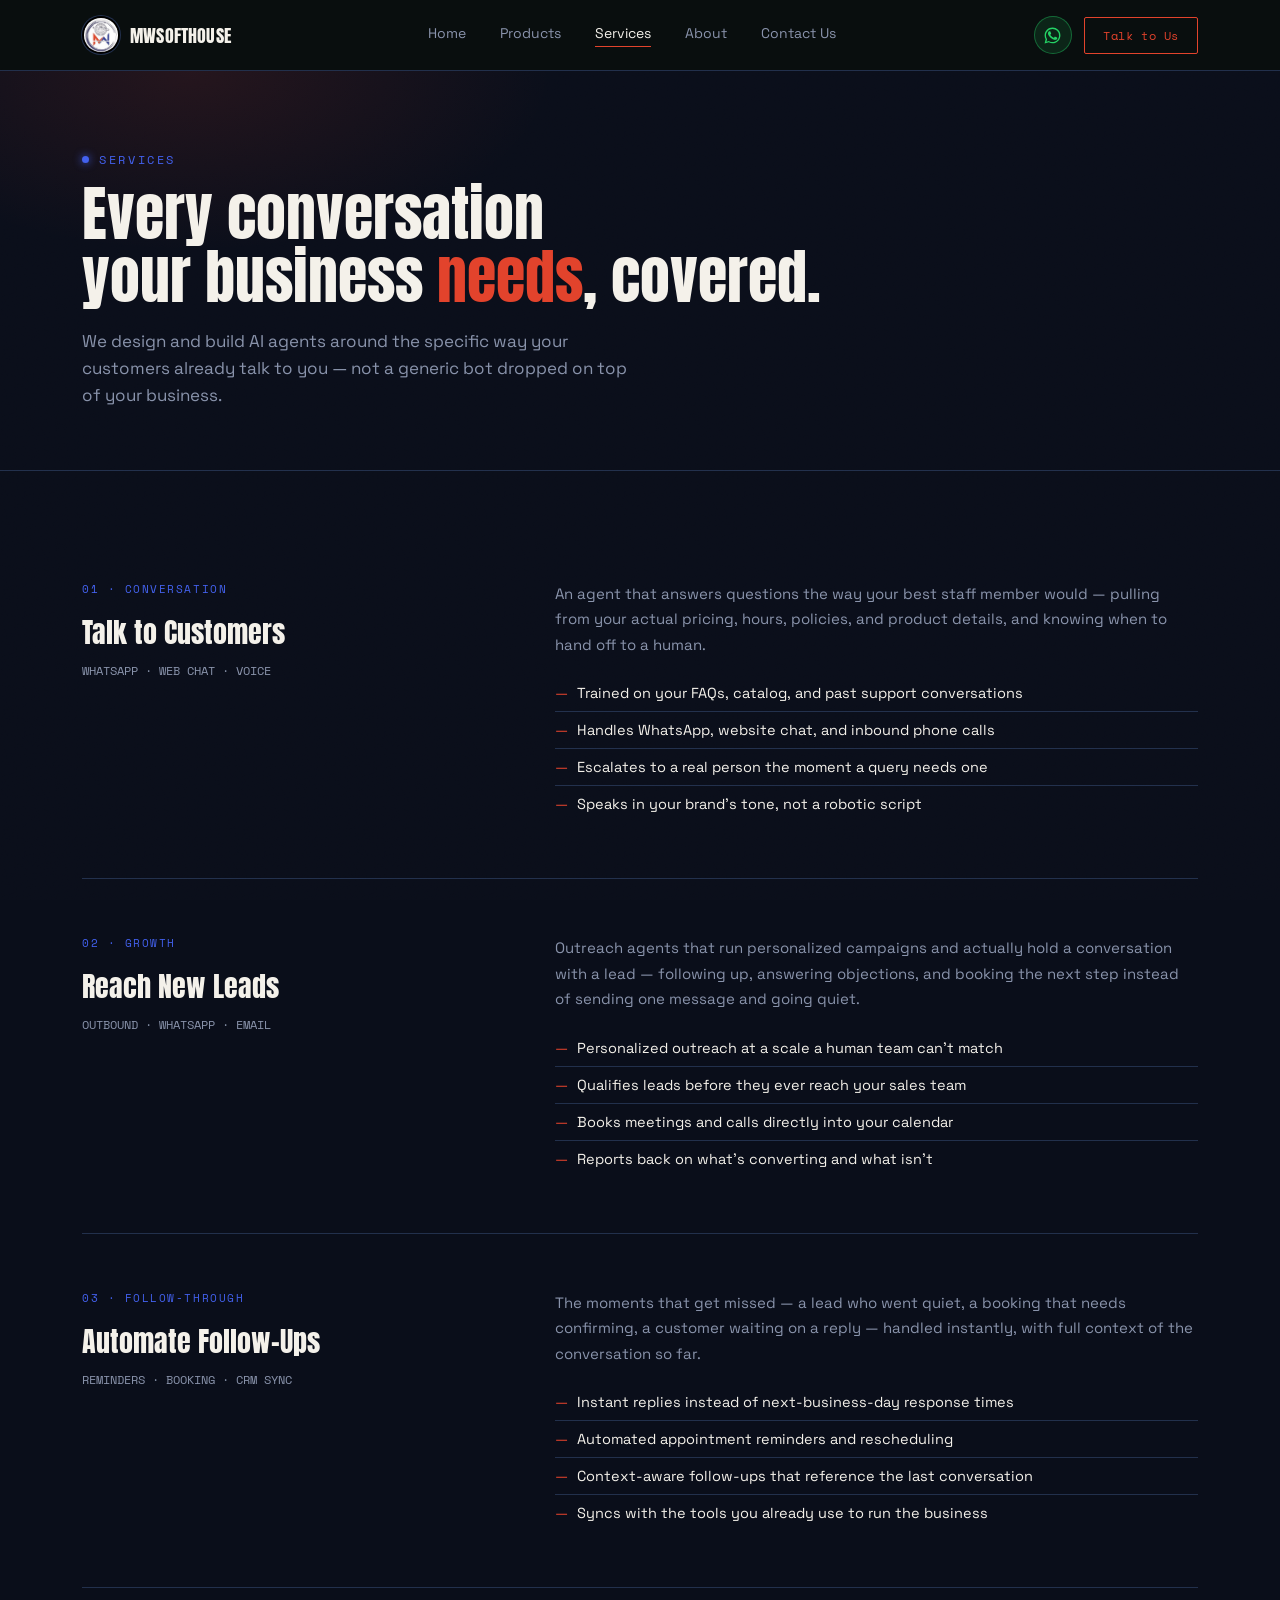
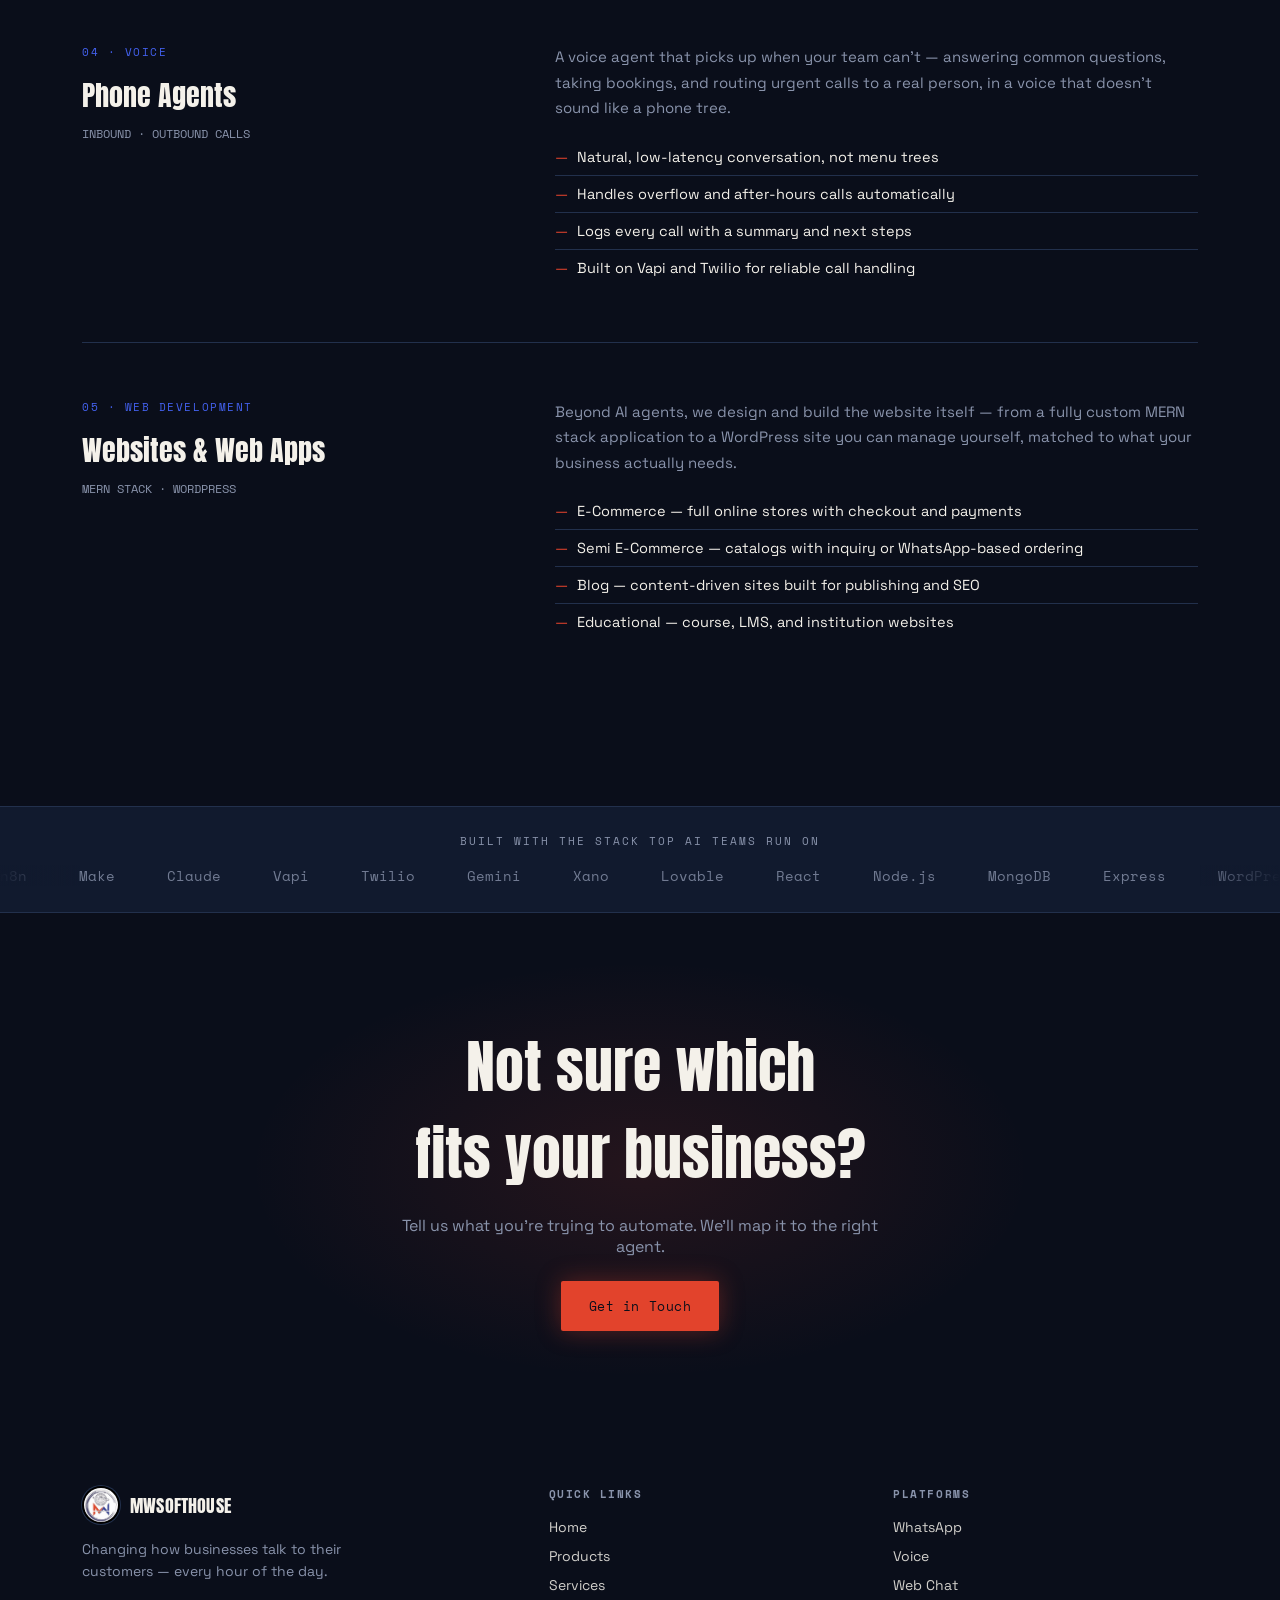
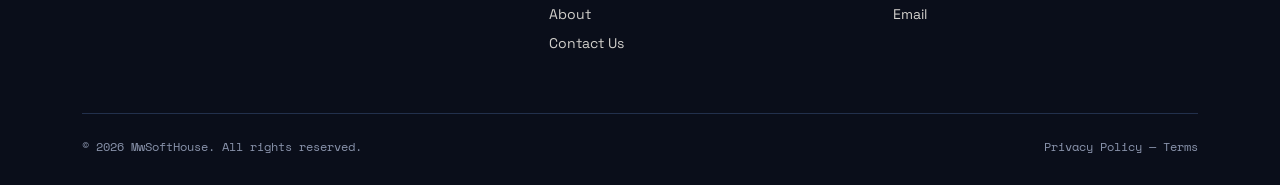
<file: services.html>
<!DOCTYPE html>
<html lang="en">
<head>
<meta charset="UTF-8">
<meta name="viewport" content="width=device-width, initial-scale=1.0">
<title>Services | MwSoftHouse</title>
<link rel="preconnect" href="https://fonts.googleapis.com">
<link href="https://fonts.googleapis.com/css2?family=Anton&family=Space+Grotesk:wght@400;500;600;700&family=Space+Mono:wght@400;700&display=swap" rel="stylesheet">
<link rel="icon" href="logo.jpeg" type="image/jpeg">
<link rel="stylesheet" href="styles.css">
</head>
<body>
<div class="grain"></div>

<header>
  <nav>
    <div class="logo"><span class="logo-mark"><a href="index.html"><img src="logo.jpeg" alt="MwSoftHouse logo"></span> MWSOFTHOUSE</a></div>
    <div class="navlinks">
      <a href="index.html">Home</a>
      <a href="products.html">Products</a>
      <a href="services.html" class="active">Services</a>
      <a href="about.html">About</a>
      <a href="contact.html">Contact Us</a>
    </div>
    <div class="nav-actions">
      <a class="nav-whatsapp" href="https://wa.me/923099564438?text=Hey%21%20I%20want%20to%20know%20more%20about%20MwSoftHouse" target="_blank" rel="noopener" aria-label="Chat on WhatsApp">
        <svg viewBox="0 0 24 24"><path fill="#25d366" d="M17.47 14.38c-.29-.15-1.7-.84-1.96-.93-.26-.1-.46-.15-.65.15-.2.29-.75.93-.92 1.12-.17.2-.34.22-.63.08-.29-.15-1.22-.45-2.33-1.44-.86-.77-1.44-1.72-1.61-2.01-.17-.29-.02-.45.13-.6.13-.13.29-.34.44-.51.15-.17.2-.29.29-.48.1-.2.05-.37-.02-.51-.08-.15-.65-1.58-.9-2.16-.24-.57-.48-.5-.65-.5-.17-.01-.37-.01-.56-.01s-.51.08-.78.37c-.26.29-1.02 1-1.02 2.43s1.04 2.82 1.19 3.02c.15.2 2.05 3.13 4.96 4.39.69.3 1.23.48 1.65.61.69.22 1.32.19 1.82.11.55-.08 1.7-.7 1.94-1.37.24-.68.24-1.26.17-1.38-.07-.12-.26-.2-.55-.34z"/><path fill="#25d366" d="M12.01 2.02c-5.5 0-9.96 4.46-9.96 9.96 0 1.76.46 3.42 1.27 4.86L2 22l5.3-1.39a9.9 9.9 0 0 0 4.71 1.2h.01c5.5 0 9.96-4.46 9.96-9.96 0-2.66-1.03-5.16-2.92-7.05a9.9 9.9 0 0 0-7.05-2.78zm0 18.24h-.01a8.24 8.24 0 0 1-4.2-1.15l-.3-.18-3.14.82.84-3.06-.2-.31a8.24 8.24 0 0 1-1.26-4.4c0-4.56 3.71-8.27 8.28-8.27a8.22 8.22 0 0 1 5.85 2.43 8.22 8.22 0 0 1 2.42 5.85c0 4.56-3.71 8.27-8.28 8.27z"/></svg>
      </a>
      <a class="navcta" href="contact.html">Talk to Us</a>
      <button class="nav-toggle" aria-label="Toggle menu" aria-expanded="false">
        <svg class="icon-open" viewBox="0 0 24 24" fill="none" stroke="currentColor" stroke-width="2" stroke-linecap="round"><line x1="3" y1="6" x2="21" y2="6"/><line x1="3" y1="12" x2="21" y2="12"/><line x1="3" y1="18" x2="21" y2="18"/></svg>
        <svg class="icon-close" viewBox="0 0 24 24" fill="none" stroke="currentColor" stroke-width="2" stroke-linecap="round"><line x1="6" y1="6" x2="18" y2="18"/><line x1="18" y1="6" x2="6" y2="18"/></svg>
      </button>
    </div>
  </nav>
  <div class="mobile-nav">
    <a href="index.html">Home</a>
    <a href="products.html">Products</a>
    <a href="services.html" class="active">Services</a>
    <a href="about.html">About</a>
    <a href="contact.html">Contact Us</a>
  </div>
</header>

<section class="page-hero">
  <div class="wrap">
    <div class="eyebrow">Services</div>
    <h1>Every conversation<br>your business <span class="accent">needs</span>, covered.</h1>
    <p class="lead">We design and build AI agents around the specific way your customers already talk to you — not a generic bot dropped on top of your business.</p>
  </div>
</section>

<section>
  <div class="wrap">
    <div class="service-row">
      <div>
        <span class="tag">01 · CONVERSATION</span>
        <h3>Talk to Customers</h3>
        <span class="channel">WHATSAPP · WEB CHAT · VOICE</span>
      </div>
      <div>
        <p>An agent that answers questions the way your best staff member would — pulling from your actual pricing, hours, policies, and product details, and knowing when to hand off to a human.</p>
        <ul>
          <li>Trained on your FAQs, catalog, and past support conversations</li>
          <li>Handles WhatsApp, website chat, and inbound phone calls</li>
          <li>Escalates to a real person the moment a query needs one</li>
          <li>Speaks in your brand's tone, not a robotic script</li>
        </ul>
      </div>
    </div>

    <div class="service-row">
      <div>
        <span class="tag">02 · GROWTH</span>
        <h3>Reach New Leads</h3>
        <span class="channel">OUTBOUND · WHATSAPP · EMAIL</span>
      </div>
      <div>
        <p>Outreach agents that run personalized campaigns and actually hold a conversation with a lead — following up, answering objections, and booking the next step instead of sending one message and going quiet.</p>
        <ul>
          <li>Personalized outreach at a scale a human team can't match</li>
          <li>Qualifies leads before they ever reach your sales team</li>
          <li>Books meetings and calls directly into your calendar</li>
          <li>Reports back on what's converting and what isn't</li>
        </ul>
      </div>
    </div>

    <div class="service-row">
      <div>
        <span class="tag">03 · FOLLOW-THROUGH</span>
        <h3>Automate Follow-Ups</h3>
        <span class="channel">REMINDERS · BOOKING · CRM SYNC</span>
      </div>
      <div>
        <p>The moments that get missed — a lead who went quiet, a booking that needs confirming, a customer waiting on a reply — handled instantly, with full context of the conversation so far.</p>
        <ul>
          <li>Instant replies instead of next-business-day response times</li>
          <li>Automated appointment reminders and rescheduling</li>
          <li>Context-aware follow-ups that reference the last conversation</li>
          <li>Syncs with the tools you already use to run the business</li>
        </ul>
      </div>
    </div>

    <div class="service-row">
      <div>
        <span class="tag">04 · VOICE</span>
        <h3>Phone Agents</h3>
        <span class="channel">INBOUND · OUTBOUND CALLS</span>
      </div>
      <div>
        <p>A voice agent that picks up when your team can't — answering common questions, taking bookings, and routing urgent calls to a real person, in a voice that doesn't sound like a phone tree.</p>
        <ul>
          <li>Natural, low-latency conversation, not menu trees</li>
          <li>Handles overflow and after-hours calls automatically</li>
          <li>Logs every call with a summary and next steps</li>
          <li>Built on Vapi and Twilio for reliable call handling</li>
        </ul>
      </div>
    </div>

    <div class="service-row">
      <div>
        <span class="tag">05 · WEB DEVELOPMENT</span>
        <h3>Websites &amp; Web Apps</h3>
        <span class="channel">MERN STACK · WORDPRESS</span>
      </div>
      <div>
        <p>Beyond AI agents, we design and build the website itself — from a fully custom MERN stack application to a WordPress site you can manage yourself, matched to what your business actually needs.</p>
        <ul>
          <li>E-Commerce — full online stores with checkout and payments</li>
          <li>Semi E-Commerce — catalogs with inquiry or WhatsApp-based ordering</li>
          <li>Blog — content-driven sites built for publishing and SEO</li>
          <li>Educational — course, LMS, and institution websites</li>
        </ul>
      </div>
    </div>
  </div>
</section>

<div class="marquee-section">
  <div class="marquee-label">Built with the stack top AI teams run on</div>
  <div class="marquee">
    <div class="marquee-track">
      <span>n8n</span><span>Make</span><span>Claude</span><span>Vapi</span><span>Twilio</span><span>Gemini</span><span>Xano</span><span>Lovable</span><span>React</span><span>Node.js</span><span>MongoDB</span><span>Express</span><span>WordPress</span>
      <span>n8n</span><span>Make</span><span>Claude</span><span>Vapi</span><span>Twilio</span><span>Gemini</span><span>Xano</span><span>Lovable</span><span>React</span><span>Node.js</span><span>MongoDB</span><span>Express</span><span>WordPress</span>
    </div>
  </div>
</div>

<section class="cta-section" id="contact" style="border-bottom:none;">
  <div class="wrap">
    <h2>Not sure which<br>fits your business?</h2>
    <p>Tell us what you're trying to automate. We'll map it to the right agent.</p>
    <a class="btn-primary" href="contact.html">Get in Touch</a>
  </div>
</section>

<footer>
  <div class="wrap">
    <div class="foot-grid">
      <div class="foot-brand">
        <div class="logo"><span class="logo-mark"><img src="logo.jpeg" alt="MwSoftHouse logo"></span> MWSOFTHOUSE</div>
        <p>Changing how businesses talk to their customers — every hour of the day.</p>
      </div>
      <div class="foot-col">
        <h5>Quick Links</h5>
        <a href="index.html">Home</a>
        <a href="products.html">Products</a>
        <a href="services.html">Services</a>
        <a href="about.html">About</a>
        <a href="contact.html">Contact Us</a>
      </div>
      <div class="foot-col">
        <h5>Platforms</h5>
        <a href="https://wa.me/923099564438?text=Hey%21%20I%20want%20to%20know%20more%20about%20MwSoftHouse" target="_blank" rel="noopener" aria-label="Chat on WhatsApp">WhatsApp</a>
          <a href="tel:+923099564438" target="_blank" rel="noopener" aria-label="Call us">Voice</a>
          <a href="https://webwithwaqas.github.io/mwsofthouse/" target="_blank" rel="noopener" aria-label="Chat on Web">Web Chat</a>
          <a href="mailto:mwsofthouse@gmail.com" aria-label="Send us an email">Email</a>
      </div>
    </div>
    <div class="foot-bottom">
      <span>© 2026 MwSoftHouse. All rights reserved.</span>
      <span>Privacy Policy — Terms</span>
    </div>
  </div>
</footer>

<script src="script.js" defer></script>
</body>
</html>
</file>
<file: styles.css>
:root{
    --ink:#0a0e1a;
    --panel:#111a2e;
    --panel-line:#22304c;
    --text:#f4f1ea;
    --muted:#8993ab;
    --neon:#e2432c;
    --neon-rgb:226,67,44;
    --neon-dim:rgba(226,67,44,.55);
    --teal:#4361ee;
    --teal-rgb:67,97,238;
    --teal-dim:rgba(67,97,238,.4);
  }
  *{box-sizing:border-box; margin:0; padding:0;}
  *{ transition:background-color .3s ease, border-color .3s ease, color .3s ease; }
  html{scroll-behavior:smooth;}
  body{
    background:var(--ink);
    color:var(--text);
    font-family:'Space Grotesk', sans-serif;
    overflow-x:hidden;
  }
  a{color:inherit; text-decoration:none;}
  .wrap{max-width:1180px; margin:0 auto; padding:0 32px;}
  @media(max-width:600px){ .wrap{ padding:0 20px; } }
  .eyebrow{
    font-family:'Space Mono', monospace;
    font-size:12px;
    letter-spacing:.22em;
    text-transform:uppercase;
    color:var(--teal);
    display:flex;
    align-items:center;
    gap:10px;
  }
  .eyebrow::before{
    content:"";
    width:7px; height:7px; border-radius:50%;
    background:var(--teal);
    box-shadow:0 0 8px var(--teal);
  }

  /* ---------- background texture ---------- */
  .grain{
    position:fixed; inset:0; pointer-events:none; z-index:1; opacity:.05; mix-blend-mode:overlay;
    background-image:url("data:image/svg+xml,%3Csvg xmlns='http://www.w3.org/2000/svg' width='120' height='120'%3E%3Cfilter id='n'%3E%3CfeTurbulence type='fractalNoise' baseFrequency='0.9' numOctaves='2' stitchTiles='stitch'/%3E%3C/filter%3E%3Crect width='100%25' height='100%25' filter='url(%23n)'/%3E%3C/svg%3E");
  }

  /* ---------- nav ---------- */
  header{
    position:sticky; top:0; z-index:50;
    background:rgba(10,15,13,.86);
    backdrop-filter:blur(10px);
    border-bottom:1px solid var(--panel-line);
  }
  nav{
    display:flex; align-items:center; justify-content:space-between;
    padding:16px 32px; max-width:1180px; margin:0 auto;
    gap:16px;
  }
  @media(max-width:600px){
    nav{ padding:14px 20px; }
  }
  .logo{
    display:flex; align-items:center; gap:10px;
    font-family:'Anton', sans-serif; font-size:18px; letter-spacing:.01em;
    white-space:nowrap;
  }
  .logo-mark{
    width:38px; height:38px; flex:0 0 auto;
    background:#000; border-radius:50%;
    display:flex; align-items:center; justify-content:center;
    overflow:hidden; padding:2px;
    box-shadow:0 0 0 1px var(--panel-line);
  }
  .logo-mark img{ width:100%; height:100%; object-fit:cover; border-radius:50%; display:block; }
  .logo .dot{
    width:9px; height:9px; border-radius:50%;
    background:var(--neon);
    box-shadow:0 0 10px var(--neon), 0 0 22px var(--neon-dim);
    animation:flicker 3.2s infinite;
  }
  .navlinks{display:flex; gap:34px; font-size:14px; color:var(--muted);}
  .navlinks a:hover{color:var(--text);}
  .navcta{
    font-family:'Space Mono', monospace; font-size:12px; letter-spacing:.05em;
    border:1px solid var(--neon); color:var(--neon);
    padding:9px 18px; border-radius:2px;
    transition:.2s;
    white-space:nowrap;
  }
  .navcta:hover{background:var(--neon); color:var(--ink);}

  .nav-toggle{
    display:none; align-items:center; justify-content:center;
    width:38px; height:38px; flex:0 0 auto;
    background:transparent; border:1px solid var(--panel-line); border-radius:2px;
    cursor:pointer; color:var(--text);
  }
  .nav-toggle svg{ width:18px; height:18px; }
  .nav-toggle .icon-close{ display:none; }
  .nav-toggle.open .icon-open{ display:none; }
  .nav-toggle.open .icon-close{ display:block; }

  .mobile-nav{
    display:none;
    flex-direction:column;
    background:var(--panel);
    border-bottom:1px solid var(--panel-line);
    max-height:0;
    overflow:hidden;
    transition:max-height .25s ease;
  }
  .mobile-nav.open{ max-height:400px; }
  .mobile-nav a{
    padding:16px 32px;
    font-size:15px; color:var(--muted);
    border-top:1px solid var(--panel-line);
  }
  .mobile-nav a:first-child{ border-top:none; }
  .mobile-nav a.active{ color:var(--neon); }
  .mobile-nav a:hover{ color:var(--text); }

  @media(max-width:860px){
    .navlinks{ display:none; }
    .nav-toggle{ display:flex; }
    .mobile-nav{ display:flex; }
    .navcta{ display:none; }

  }
  @media(max-width:420px){
    .nav-whatsapp{ width:34px; height:34px; }
    .nav-whatsapp svg{ width:17px; height:17px; }
  }

  /* ---------- hero ---------- */
  .hero{
    position:relative;
    padding:clamp(60px, 10vw, 110px) 32px clamp(50px, 8vw, 90px);
    text-align:center;
    overflow:hidden;
    border-bottom:1px solid var(--panel-line);
    min-height:560px;
    display:flex;
    flex-direction:column;
    justify-content:center;
    background-image:
      linear-gradient(180deg, rgba(10,14,26,.80) 0%, rgba(10,14,26,.90) 55%, var(--ink) 100%),
      url('team-photo.jpg');
    background-size:cover;
    background-position:center 25%;
    background-repeat:no-repeat;
  }
  /* laptop */
  @media(max-width:1024px){
    .hero{ background-position:center 22%; }
  }
  /* tablet */
  @media(max-width:820px){
    .hero{ min-height:520px; background-position:center 18%; }
  }
  /* mobile */
  @media(max-width:600px){
    .hero{
      padding:clamp(60px, 10vw, 110px) 20px clamp(50px, 8vw, 90px);
      min-height:460px;
      background-position:center 12%;
    }
  }
  /* small mobile */
  @media(max-width:380px){
    .hero{ min-height:420px; background-position:center 9%; }
  }
  .hero::before{
    content:"";
    position:absolute; inset:0;
    background:
      radial-gradient(ellipse 700px 420px at 50% 8%, rgba(var(--neon-rgb),.16), transparent 60%),
      radial-gradient(ellipse 900px 500px at 85% 90%, rgba(var(--teal-rgb),.08), transparent 60%);
    pointer-events:none;
  }
  .sign{
    position:relative; z-index:2;
    display:inline-block;
    margin-bottom:100px;
    margin-left:70%;
  }
  .sign-frame{
    border:2px solid #2a3730;
    border-radius:6px;
    padding:16px 30px;
    background:linear-gradient(180deg, rgba(255,255,255,.02), rgba(0,0,0,.2));
    box-shadow:inset 0 0 40px rgba(0,0,0,.5);
  }
  .sign-text{
    font-family:'Anton', sans-serif;
    font-size:clamp(22px, 5vw, 34px);
    letter-spacing:.12em;
    color:var(--neon);
    text-shadow:
      0 0 6px var(--neon),
      0 0 18px var(--neon),
      0 0 40px var(--neon-dim);
    animation:flicker 3.2s infinite;
  }
  @keyframes flicker{
    0%,19%,21%,23%,52%,54%,100%{ opacity:1; }
    20%,22%,53%{ opacity:.35; }
  }
  h1.headline{
    position:relative; z-index:2;
    font-family:'Anton', sans-serif;
    font-weight:400;
    font-size:clamp(38px, 6vw, 74px);
    line-height:1.02;
    letter-spacing:.01em;
    max-width:920px;
    margin:0 auto 26px;
  }
  h1.headline .accent{ color:var(--neon); }
  .hero p.sub{
    position:relative; z-index:2;
    max-width:600px; margin:0 auto 40px;
    color:var(--muted); font-size:17px; line-height:1.6;
  }
  .hero-ctas{
    position:relative; z-index:2;
    display:flex; gap:16px; justify-content:center; flex-wrap:wrap;
  }
  .btn-primary{
    font-family:'Space Mono', monospace; font-size:13px; letter-spacing:.04em;
    background:var(--neon); color:var(--ink);
    padding:15px 28px; border-radius:2px;
    box-shadow:0 0 24px rgba(var(--neon-rgb),.35);
    transition:.2s;
  }
  .btn-primary:hover{ transform:translateY(-2px); box-shadow:0 0 34px rgba(var(--neon-rgb),.5); }
  .btn-ghost{
    font-family:'Space Mono', monospace; font-size:13px; letter-spacing:.04em;
    border:1px solid var(--panel-line); color:var(--text);
    padding:15px 28px; border-radius:2px;
    transition:.2s;
  }
  .btn-ghost:hover{ border-color:var(--teal); color:var(--teal); }

  /* clock readout under hero */
  .readout{
    position:relative; z-index:2;
    margin-top:56px;
    font-family:'Space Mono', monospace;
    font-size:12px; color:var(--muted); letter-spacing:.1em;
    display:flex; align-items:center; justify-content:center; gap:10px;
  }
  .readout b{ color:var(--teal); }

  /* ---------- marquee ---------- */
  .marquee-section{
    border-bottom:1px solid var(--panel-line);
    padding:26px 0;
    background:var(--panel);
  }
  .marquee-label{
    text-align:center; font-family:'Space Mono', monospace; font-size:11px;
    letter-spacing:.18em; text-transform:uppercase; color:var(--muted); margin-bottom:16px;
  }
  .marquee{ overflow:hidden; white-space:nowrap; position:relative; }
  .marquee::before, .marquee::after{
    content:""; position:absolute; top:0; bottom:0; width:80px; z-index:2;
  }
  .marquee::before{ left:0; background:linear-gradient(90deg, var(--panel), transparent); }
  .marquee::after{ right:0; background:linear-gradient(270deg, var(--panel), transparent); }
  .marquee-track{
    display:inline-flex; gap:52px;
    animation:scroll 26s linear infinite;
    font-family:'Space Mono', monospace; font-size:14px; color:var(--muted);
  }
  .marquee-track span{ opacity:.8; }
  @keyframes scroll{ from{transform:translateX(0);} to{transform:translateX(-50%);} }

  /* ---------- section shell ---------- */
  section{ padding:clamp(60px, 9vw, 110px) 32px; border-bottom:1px solid var(--panel-line); }
  @media(max-width:600px){ section{ padding:clamp(60px, 9vw, 110px) 20px; } }
  .section-head{ max-width:640px; margin-bottom:clamp(36px, 6vw, 60px); }
  .section-head h2{
    font-family:'Anton', sans-serif; font-weight:400;
    font-size:clamp(28px, 4vw, 46px);
    margin-top:14px; line-height:1.08;
  }
  .section-head h2 .accent{ color:var(--neon); }

  /* ---------- what we do cards ---------- */
  .cards{ display:grid; grid-template-columns:repeat(3, 1fr); gap:1px; background:var(--panel-line); border:1px solid var(--panel-line); }
  .card{ background:var(--ink); padding:clamp(28px, 4vw, 38px) clamp(22px, 4vw, 32px); transition:.25s; }
  .card:hover{ background:var(--panel); }
  .card .tag{
    font-family:'Space Mono', monospace; font-size:11px; color:var(--teal); letter-spacing:.14em;
    margin-bottom:22px; display:block;
  }
  .card h3{ font-size:21px; margin-bottom:12px; font-weight:600; }
  .card p{ color:var(--muted); font-size:14.5px; line-height:1.65; }
  @media(max-width:900px){ .cards{ grid-template-columns:repeat(2, 1fr); } }
  @media(max-width:560px){ .cards{ grid-template-columns:1fr; } }

  /* ---------- why us ---------- */
  .why-grid{ display:grid; grid-template-columns:repeat(4, 1fr); gap:clamp(24px, 4vw, 36px); }
  .why-item{ border-top:2px solid var(--neon); padding-top:20px; }
  .why-item h3{ font-size:17px; margin-bottom:10px; font-weight:600; }
  .why-item p{ color:var(--muted); font-size:14px; line-height:1.6; }
  @media(max-width:900px){ .why-grid{ grid-template-columns:repeat(2, 1fr); } }
  @media(max-width:520px){ .why-grid{ grid-template-columns:1fr; } }

  /* ---------- clock process ---------- */
  .clock-wrap{ display:flex; gap:clamp(30px, 6vw, 70px); align-items:center; flex-wrap:wrap; justify-content:center; }
  .clock-face{ position:relative; width:min(340px, 78vw); height:min(340px, 78vw); flex:0 0 auto; }
  .clock-ring{
    position:absolute; inset:0; border-radius:50%;
    border:1px solid var(--panel-line);
  }
  .clock-ring::before{
    content:""; position:absolute; inset:26px; border-radius:50%;
    border:1px dashed var(--panel-line);
  }
  .clock-center{
    position:absolute; inset:0; display:flex; align-items:center; justify-content:center;
    flex-direction:column; text-align:center;
  }
  .clock-center .big{ font-family:'Anton', sans-serif; font-size:clamp(30px, 6vw, 44px); color:var(--neon); text-shadow:0 0 20px var(--neon-dim); }
  .clock-center .small{ font-family:'Space Mono', monospace; font-size:11px; color:var(--muted); letter-spacing:.12em; margin-top:4px; }
  .clock-point{
    position:absolute; width:min(74px, 20vw); margin-left:calc(min(74px, 20vw) / -2); margin-top:-24px;
    text-align:center;
  }
  .clock-point .time{
    font-family:'Space Mono', monospace; font-size:12px; color:var(--teal); margin-bottom:4px;
  }
  .clock-point .node{
    width:10px; height:10px; border-radius:50%; background:var(--ink); border:2px solid var(--teal);
    margin:0 auto 6px; box-shadow:0 0 10px rgba(var(--teal-rgb),.5);
  }
  .p1{ top:0%; left:50%; }
  .p2{ top:50%; left:100%; }
  .p3{ top:100%; left:50%; }
  .p4{ top:50%; left:0%; }

  .step-list{ flex:1 1 340px; min-width:min(300px, 100%); width:100%; }
  .step{ display:flex; gap:18px; padding:22px 0; border-bottom:1px solid var(--panel-line); }
  .step:last-child{ border-bottom:none; }
  .step .stime{ font-family:'Space Mono', monospace; color:var(--neon); font-size:14px; flex:0 0 62px; }
  .step h4{ font-size:16.5px; margin-bottom:6px; font-weight:600; }
  .step p{ color:var(--muted); font-size:14px; line-height:1.6; }

  /* ---------- final cta ---------- */
  .cta-section{
    text-align:center;
    position:relative;
    border-bottom:none;
  }
  .cta-section::before{
    content:"";
    position:absolute; inset:0;
    background:radial-gradient(ellipse 600px 320px at 50% 50%, rgba(var(--neon-rgb),.12), transparent 65%);
    pointer-events:none;
  }
  .cta-section h2{
    position:relative; z-index:2;
    font-family:'Anton', sans-serif; font-weight:400;
    font-size:clamp(32px,5vw,58px);
    margin-bottom:18px;
  }
  .cta-section p{ position:relative; z-index:2; color:var(--muted); max-width:480px; margin:0 auto 38px; font-size:16px; }
  .cta-section .btn-primary{ position:relative; z-index:2; }

  /* ---------- footer ---------- */
  footer{ padding:60px 32px 30px; }
  @media(max-width:600px){ footer{ padding:50px 20px 24px; } }
  .foot-grid{
    display:grid; grid-template-columns:1.4fr 1fr 1fr; gap:40px; margin-bottom:50px;
  }
  @media(max-width:860px){ .foot-grid{ grid-template-columns:1fr 1fr; } }
  @media(max-width:560px){ .foot-grid{ grid-template-columns:1fr; gap:32px; } }
  .foot-brand .logo{ margin-bottom:14px; }
  .foot-brand p{ color:var(--muted); font-size:14px; max-width:280px; line-height:1.6; }
  .foot-col h5{
    font-family:'Space Mono', monospace; font-size:11px; letter-spacing:.14em; text-transform:uppercase;
    color:var(--muted); margin-bottom:16px;
  }
  .foot-col a{ display:block; color:var(--text); font-size:14px; margin-bottom:11px; opacity:.85; }
  .foot-col a:hover{ opacity:1; color:var(--teal); }
  .foot-bottom{
    display:flex; justify-content:space-between; align-items:center; flex-wrap:wrap; gap:14px;
    border-top:1px solid var(--panel-line); padding-top:24px;
    font-family:'Space Mono', monospace; font-size:12px; color:var(--muted);
  }
  @media (prefers-reduced-motion: reduce){
    *{ animation-duration:.001ms !important; animation-iteration-count:1 !important; }
  }

/* ---------- interior page header ---------- */
.page-hero{
  padding:clamp(50px, 9vw, 80px) 32px clamp(40px, 6vw, 60px);
  border-bottom:1px solid var(--panel-line);
  position:relative;
  text-align:left;
}
@media(max-width:600px){ .page-hero{ padding:clamp(50px, 9vw, 80px) 20px clamp(40px, 6vw, 60px); } }
.page-hero::before{
  content:"";
  position:absolute; inset:0;
  background:radial-gradient(ellipse 600px 300px at 15% 0%, rgba(var(--neon-rgb),.12), transparent 60%);
  pointer-events:none;
}
.page-hero .wrap{ position:relative; z-index:2; }
.page-hero h1{
  font-family:'Anton', sans-serif; font-weight:400;
  font-size:clamp(34px, 5vw, 60px);
  line-height:1.05;
  margin-top:14px;
  max-width:760px;
}
.page-hero h1 .accent{ color:var(--neon); }
.page-hero p.lead{
  color:var(--muted); font-size:17px; max-width:560px; margin-top:20px; line-height:1.6;
}

/* nav active state */
.navlinks a.active{ color:var(--text); border-bottom:1px solid var(--neon); padding-bottom:4px; }

/* ---------- services detail rows ---------- */
.service-row{
  display:grid; grid-template-columns:0.9fr 1.4fr; gap:60px;
  padding:56px 0; border-bottom:1px solid var(--panel-line);
  align-items:start;
}
.service-row:first-child{ padding-top:0; }
.service-row:last-child{ border-bottom:none; }
.service-row .tag{
  font-family:'Space Mono', monospace; font-size:11px; color:var(--teal); letter-spacing:.14em; display:block; margin-bottom:14px;
}
.service-row h3{ font-family:'Anton', sans-serif; font-weight:400; font-size:28px; margin-bottom:6px; }
.service-row .channel{ color:var(--muted); font-family:'Space Mono', monospace; font-size:12px; }
.service-row p{ color:var(--muted); font-size:15px; line-height:1.7; margin-bottom:18px; }
.service-row ul{ list-style:none; }
.service-row li{
  color:var(--text); font-size:14.5px; padding:9px 0 9px 22px; position:relative;
  border-top:1px solid var(--panel-line);
}
.service-row li:first-child{ border-top:none; }
.service-row li::before{
  content:"—"; position:absolute; left:0; color:var(--neon);
}
@media(max-width:820px){ .service-row{ grid-template-columns:1fr; gap:24px; } }

/* ---------- about stats ---------- */
.stat-grid{ display:grid; grid-template-columns:repeat(3,1fr); gap:1px; background:var(--panel-line); border:1px solid var(--panel-line); margin-top:20px; }
.stat{ background:var(--ink); padding:34px 28px; text-align:center; }
.stat .num{ font-family:'Anton', sans-serif; font-size:40px; color:var(--neon); text-shadow:0 0 16px var(--neon-dim); }
.stat .label{ font-family:'Space Mono', monospace; font-size:11px; color:var(--muted); letter-spacing:.1em; margin-top:8px; text-transform:uppercase; }
@media(max-width:700px){ .stat-grid{ grid-template-columns:1fr; } }

.about-copy{ max-width:720px; }
.about-copy p{ color:var(--muted); font-size:16px; line-height:1.75; margin-bottom:20px; }
.about-copy p b{ color:var(--text); font-weight:600; }

/* ---------- contact page ---------- */
.contact-grid{ display:grid; grid-template-columns:1fr 1fr; gap:70px; align-items:start; }
@media(max-width:900px){ .contact-grid{ grid-template-columns:1fr; gap:50px; } }

.contact-channels{ display:flex; flex-direction:column; gap:1px; background:var(--panel-line); border:1px solid var(--panel-line); margin-top:34px; }
.channel-item{ background:var(--ink); padding:22px 24px; display:flex; justify-content:space-between; align-items:center; gap:16px; flex-wrap:wrap; }
.channel-item .ch-label{ font-family:'Space Mono', monospace; font-size:11px; color:var(--teal); letter-spacing:.12em; display:block; margin-bottom:6px; }
.channel-item .ch-value{ font-size:15px; }
.channel-item a.ch-go{ font-family:'Space Mono', monospace; font-size:12px; color:var(--neon); white-space:nowrap; }

.form-field{ margin-bottom:22px; }
.form-field label{
  display:block; font-family:'Space Mono', monospace; font-size:11px; letter-spacing:.1em;
  text-transform:uppercase; color:var(--muted); margin-bottom:10px;
}
.form-field input, .form-field textarea, .form-field select{
  width:100%; background:var(--panel); border:1px solid var(--panel-line); color:var(--text);
  padding:14px 16px; font-family:'Space Grotesk', sans-serif; font-size:15px; border-radius:2px;
  transition:.2s;
}
.form-field input:focus, .form-field textarea:focus, .form-field select:focus{
  outline:none; border-color:var(--neon); box-shadow:0 0 0 3px rgba(var(--neon-rgb),.12);
}
.form-field textarea{ resize:vertical; min-height:130px; }
.form-submit{
  font-family:'Space Mono', monospace; font-size:13px; letter-spacing:.04em;
  background:var(--neon); color:var(--ink); border:none; cursor:pointer;
  padding:15px 30px; border-radius:2px; box-shadow:0 0 24px rgba(var(--neon-rgb),.3); transition:.2s;
}
.form-submit:hover{ transform:translateY(-2px); box-shadow:0 0 34px rgba(var(--neon-rgb),.45); }
.form-note{ font-family:'Space Mono', monospace; font-size:12px; color:var(--muted); margin-top:14px; }

/* ---------- nav whatsapp button ---------- */
.nav-actions{ display:flex; align-items:center; gap:12px; }
.nav-whatsapp{
  display:flex; align-items:center; justify-content:center;
  width:38px; height:38px; border-radius:50%;
  background:rgba(37,211,102,.12);
  border:1px solid rgba(37,211,102,.4);
  transition:.2s;
  flex:0 0 auto;
}
.nav-whatsapp svg{ width:19px; height:19px; display:block; }
.nav-whatsapp:hover{
  background:#25d366;
  border-color:#25d366;
  box-shadow:0 0 16px rgba(37,211,102,.5);
  transform:translateY(-1px);
}
.nav-whatsapp:hover svg path{ fill:var(--ink); }
</file>
